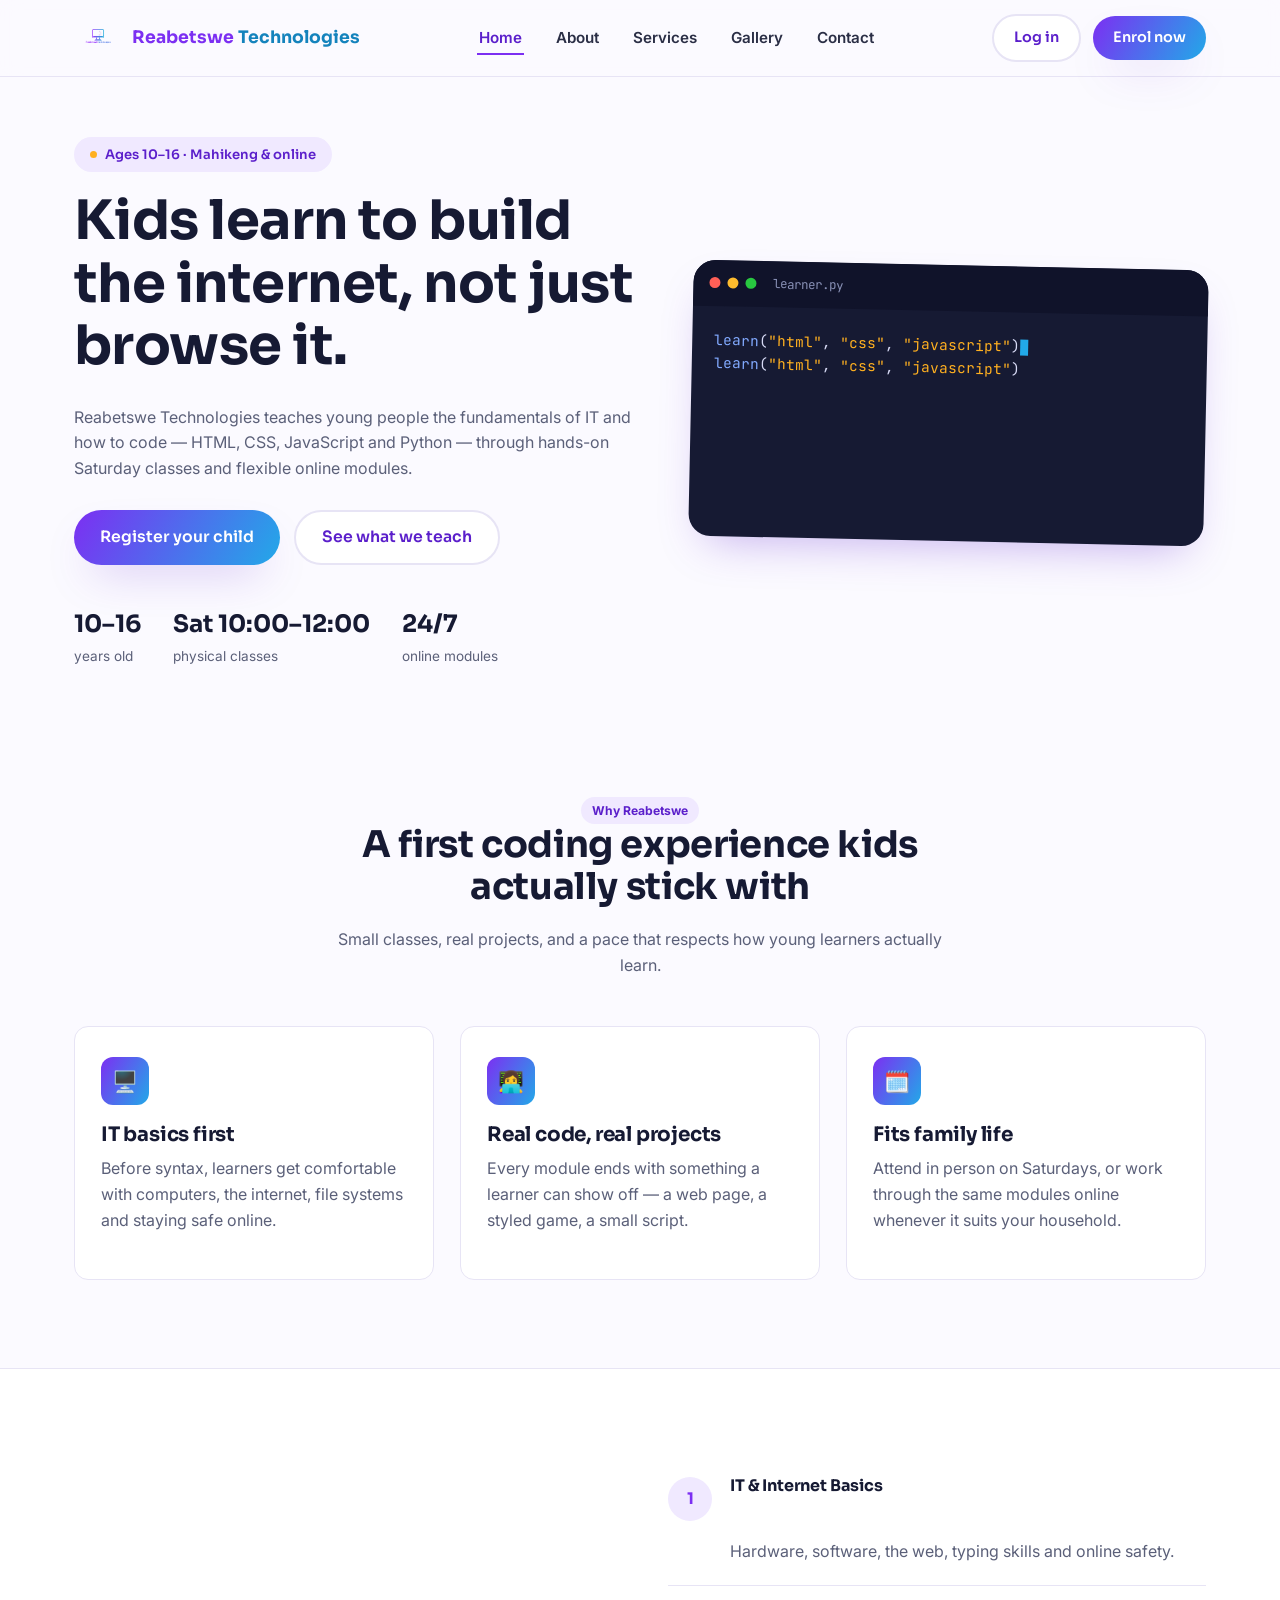
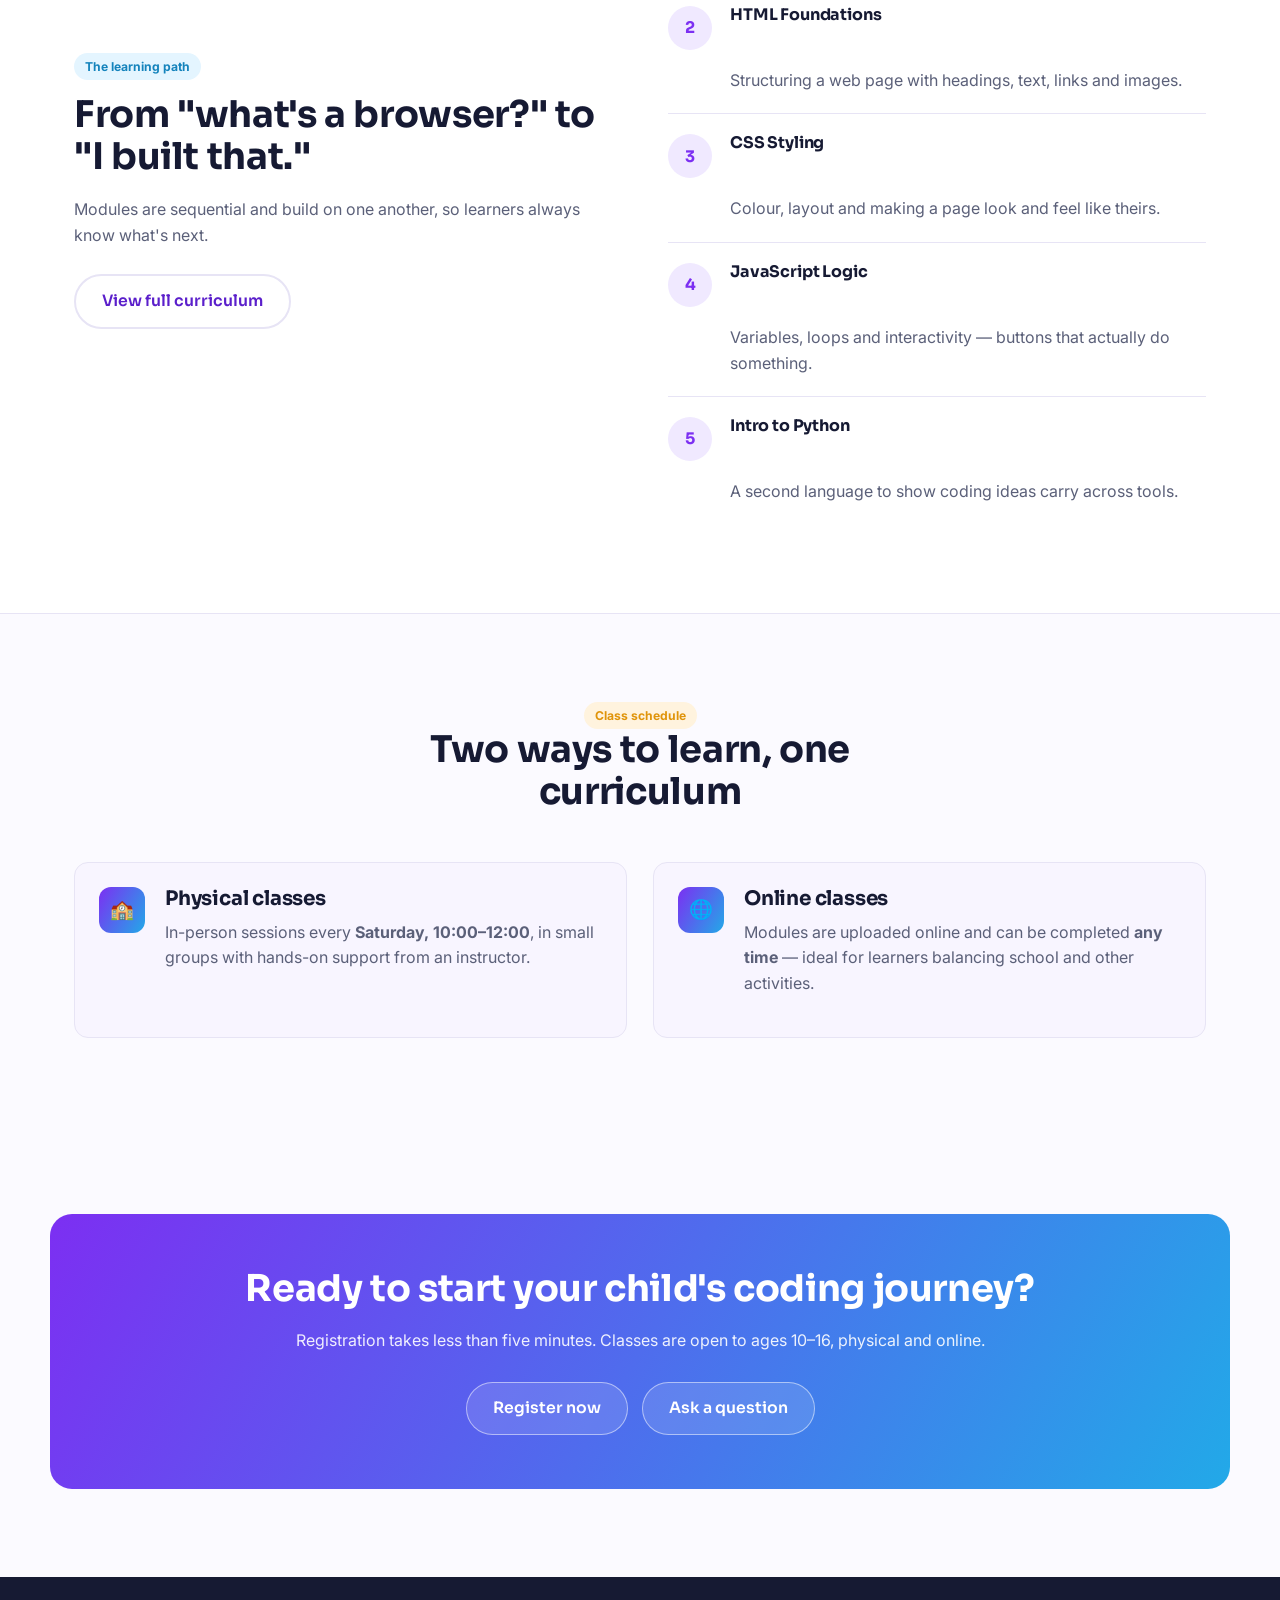
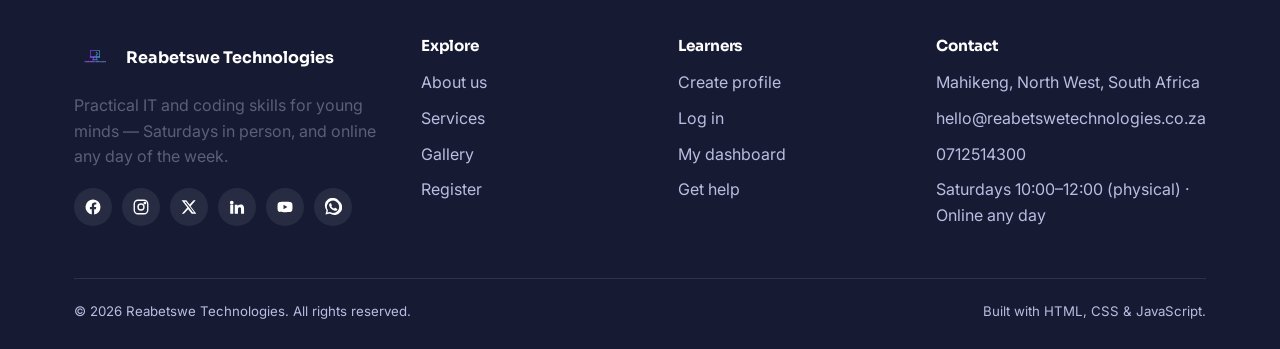
<file: index.html>
<!doctype html>
<html lang="en">
<head>
<meta charset="UTF-8">
<meta name="viewport" content="width=device-width, initial-scale=1.0">
<title>Reabetswe Technologies — Coding &amp; IT Classes for Kids 10–16</title>
<meta name="description" content="Reabetswe Technologies teaches kids aged 10–16 IT basics and coding — HTML, CSS, JavaScript and Python. Saturday classes in person, and online any day.">
<link rel="icon" href="assets/gallery/Reabetswe Technologies logo.png" type="image/png">
<link rel="preconnect" href="https://fonts.googleapis.com">
<link href="https://fonts.googleapis.com/css2?family=Sora:wght@600;700;800&family=Inter:wght@400;500;600;700&family=JetBrains+Mono:wght@400;500&display=swap" rel="stylesheet">
<link rel="stylesheet" href="css/style.css">
</head>
<body>

<a class="skip-link" href="#main">Skip to content</a>
<header class="site-header">
  <nav class="nav">
    <a href="index.html" class="brand">
      <img src="assets/gallery/Reabetswe Technologies logo.png" alt="Reabetswe Technologies logo">
      <span><span class="b-violet">Reabetswe</span> <span class="b-sky">Technologies</span></span>
    </a>
    <button class="nav-toggle" aria-label="Toggle menu" aria-expanded="false"><span></span><span></span><span></span></button>
    <ul class="nav-links">
      <li><a href="index.html" aria-current="page">Home</a></li>
      <li><a href="about.html">About</a></li>
      <li><a href="services.html">Services</a></li>
      <li><a href="gallery.html">Gallery</a></li>
      <li><a href="contact.html">Contact</a></li>
    </ul>
    <div class="nav-cta" data-auth-slot>
      <a href="profile.html" class="btn btn-secondary">Log in</a>
      <a href="register.html" class="btn btn-primary">Enrol now</a>
    </div>
  </nav>
</header>

<main id="main">

  <section class="hero">
    <div class="container">
      <div>
        <span class="eyebrow-pill"><span class="dot"></span> Ages 10–16 · Mahikeng &amp; online</span>
        <h1>Kids learn to build the internet, not just browse it.</h1>
        <p>Reabetswe Technologies teaches young people the fundamentals of IT and how to code — HTML, CSS, JavaScript and Python — through hands-on Saturday classes and flexible online modules.</p>
        <div class="hero-actions">
          <a href="register.html" class="btn btn-primary">Register your child</a>
          <a href="services.html" class="btn btn-secondary">See what we teach</a>
        </div>
        <div class="hero-stats">
          <div><strong>10–16</strong><span>years old</span></div>
          <div><strong>Sat 10:00–12:00</strong><span>physical classes</span></div>
          <div><strong>24/7</strong><span>online modules</span></div>
        </div>
      </div>
      <div class="terminal-card">
        <div class="terminal-bar"><span></span><span></span><span></span><em>learner.py</em></div>
        <div class="terminal-body" data-typewriter aria-hidden="true"></div>
      </div>
    </div>
  </section>

  <section>
    <div class="container">
      <div class="section-head">
        <span class="badge badge-violet">Why Reabetswe</span>
        <h2>A first coding experience kids actually stick with</h2>
        <p>Small classes, real projects, and a pace that respects how young learners actually learn.</p>
      </div>
      <div class="grid-3">
        <div class="card">
          <div class="card-icon">🖥️</div>
          <h3>IT basics first</h3>
          <p>Before syntax, learners get comfortable with computers, the internet, file systems and staying safe online.</p>
        </div>
        <div class="card">
          <div class="card-icon">👩‍💻</div>
          <h3>Real code, real projects</h3>
          <p>Every module ends with something a learner can show off — a web page, a styled game, a small script.</p>
        </div>
        <div class="card">
          <div class="card-icon">🗓️</div>
          <h3>Fits family life</h3>
          <p>Attend in person on Saturdays, or work through the same modules online whenever it suits your household.</p>
        </div>
      </div>
    </div>
  </section>

  <section style="background:var(--surface); border-top:1px solid var(--line); border-bottom:1px solid var(--line);">
    <div class="container two-col">
      <div>
        <span class="badge badge-blue">The learning path</span>
        <h2 style="margin-top:14px;">From "what's a browser?" to "I built that."</h2>
        <p>Modules are sequential and build on one another, so learners always know what's next.</p>
        <a href="services.html" class="btn btn-secondary" style="margin-top:10px;">View full curriculum</a>
      </div>
      <ol class="path-list">
        <li><h4>IT &amp; Internet Basics</h4><p>Hardware, software, the web, typing skills and online safety.</p></li>
        <li><h4>HTML Foundations</h4><p>Structuring a web page with headings, text, links and images.</p></li>
        <li><h4>CSS Styling</h4><p>Colour, layout and making a page look and feel like theirs.</p></li>
        <li><h4>JavaScript Logic</h4><p>Variables, loops and interactivity — buttons that actually do something.</p></li>
        <li><h4>Intro to Python</h4><p>A second language to show coding ideas carry across tools.</p></li>
      </ol>
    </div>
  </section>

  <section>
    <div class="container">
      <div class="section-head">
        <span class="badge">Class schedule</span>
        <h2>Two ways to learn, one curriculum</h2>
      </div>
      <div class="grid-2">
        <div class="schedule-card">
          <div class="icon">🏫</div>
          <div>
            <h3>Physical classes</h3>
            <p>In-person sessions every <strong>Saturday, 10:00–12:00</strong>, in small groups with hands-on support from an instructor.</p>
          </div>
        </div>
        <div class="schedule-card">
          <div class="icon">🌐</div>
          <div>
            <h3>Online classes</h3>
            <p>Modules are uploaded online and can be completed <strong>any time</strong> — ideal for learners balancing school and other activities.</p>
          </div>
        </div>
      </div>
    </div>
  </section>

  <section>
    <div class="container cta-band">
      <h2>Ready to start your child's coding journey?</h2>
      <p>Registration takes less than five minutes. Classes are open to ages 10–16, physical and online.</p>
      <div class="hero-actions" style="justify-content:center;">
        <a href="register.html" class="btn btn-ghost-light">Register now</a>
        <a href="contact.html" class="btn btn-ghost-light">Ask a question</a>
      </div>
    </div>
  </section>

</main>

<footer class="site-footer">
  <div class="container">
    <div class="footer-grid">
      <div>
        <div class="footer-brand"><a href="index.html" aria-label="Reabetswe Technologies home"><img src="assets/gallery/Reabetswe Technologies logo.png" alt=""></a><span>Reabetswe Technologies</span></div>
        <p>Practical IT and coding skills for young minds — Saturdays in person, and online any day of the week.</p>
        <div class="social-row">
          <a href="https://facebook.com/reabetswetechnologies" aria-label="Facebook" target="_blank" rel="noopener"><svg width="18" height="18" viewBox="0 0 24 24" fill="currentColor"><path d="M22 12a10 10 0 1 0-11.6 9.9v-7H7.9V12h2.5V9.8c0-2.5 1.5-3.9 3.8-3.9 1.1 0 2.2.2 2.2.2v2.5h-1.3c-1.2 0-1.6.8-1.6 1.6V12h2.8l-.4 2.9h-2.4v7A10 10 0 0 0 22 12"/></svg></a>
          <a href="https://instagram.com/reabetswetechnologies" aria-label="Instagram" target="_blank" rel="noopener"><svg width="18" height="18" viewBox="0 0 24 24" fill="none" stroke="currentColor" stroke-width="1.8"><rect x="3" y="3" width="18" height="18" rx="5"/><circle cx="12" cy="12" r="4"/><circle cx="17.2" cy="6.8" r="1"/></svg></a>
          <a href="https://twitter.com/reabetswetech" aria-label="X (Twitter)" target="_blank" rel="noopener"><svg width="16" height="16" viewBox="0 0 24 24" fill="currentColor"><path d="M18.9 2H22l-7.6 8.7L23 22h-6.9l-5.4-6.7L4.4 22H1.3l8.2-9.3L1 2h7l4.9 6.1L18.9 2Zm-1.2 18h1.9L7.3 4H5.3l12.4 16Z"/></svg></a>
          <a href="https://linkedin.com/company/reabetswetechnologies" aria-label="LinkedIn" target="_blank" rel="noopener"><svg width="18" height="18" viewBox="0 0 24 24" fill="currentColor"><path d="M4.98 3.5a2.5 2.5 0 1 1 0 5 2.5 2.5 0 0 1 0-5ZM3 9h4v12H3zM9 9h3.8v1.7h.05c.53-.96 1.83-1.97 3.77-1.97 4.03 0 4.78 2.5 4.78 5.75V21h-4v-5.7c0-1.36-.02-3.1-1.9-3.1-1.9 0-2.2 1.47-2.2 3v5.8H9z"/></svg></a>
          <a href="https://youtube.com/@reabetswetechnologies" aria-label="YouTube" target="_blank" rel="noopener"><svg width="18" height="18" viewBox="0 0 24 24" fill="currentColor"><path d="M22 12s0-3.2-.4-4.7c-.24-.86-.93-1.53-1.8-1.77C18.3 5 12 5 12 5s-6.3 0-7.8.53c-.87.24-1.56.9-1.8 1.77C2 8.8 2 12 2 12s0 3.2.4 4.7c.24.86.93 1.5 1.8 1.75C5.7 19 12 19 12 19s6.3 0 7.8-.55c.87-.24 1.56-.9 1.8-1.75.4-1.5.4-4.7.4-4.7ZM10 15V9l5.2 3-5.2 3Z"/></svg></a>
          <a href="https://wa.me/27000000000" aria-label="WhatsApp" target="_blank" rel="noopener"><svg width="18" height="18" viewBox="0 0 24 24" fill="currentColor"><path d="M20 3.9A10 10 0 0 0 3.3 16.4L2 22l5.8-1.3A10 10 0 1 0 20 3.9Zm-8 16a8.1 8.1 0 0 1-4.1-1.1l-.3-.2-3 .7.7-2.9-.2-.3A8.2 8.2 0 1 1 12 19.9Zm4.5-6.1c-.2-.1-1.4-.7-1.6-.8s-.4-.1-.5.1-.6.8-.7.9-.3.2-.5.1a6.6 6.6 0 0 1-3.3-2.9c-.2-.4.2-.4.6-1.2.1-.1 0-.3 0-.4L9.4 7.3c-.2-.4-.4-.4-.5-.4h-.5c-.2 0-.5.1-.7.3a2.9 2.9 0 0 0-.9 2.2c0 1.3.9 2.6 1.1 2.8.1.2 2 3 4.7 4.2.7.3 1.2.5 1.6.6.7.2 1.3.2 1.7.1.5-.1 1.4-.6 1.6-1.1s.2-1 .1-1.1-.2-.2-.4-.3Z"/></svg></a>
        </div>
      </div>
      <div>
        <h4>Explore</h4>
        <ul>
          <li><a href="about.html">About us</a></li>
          <li><a href="services.html">Services</a></li>
          <li><a href="gallery.html">Gallery</a></li>
          <li><a href="register.html">Register</a></li>
        </ul>
      </div>
      <div>
        <h4>Learners</h4>
        <ul>
          <li><a href="profile.html">Create profile</a></li>
          <li><a href="profile.html">Log in</a></li>
          <li><a href="dashboard.html">My dashboard</a></li>
          <li><a href="contact.html">Get help</a></li>
        </ul>
      </div>
      <div>
        <h4>Contact</h4>
        <ul>
          <li>Mahikeng, North West, South Africa</li>
          <li><a href="mailto:hello@reabetswetechnologies.co.za">hello@reabetswetechnologies.co.za</a></li>
          <li><a href="tel:0712514300">0712514300</a></li>
          <li>Saturdays 10:00–12:00 (physical) · Online any day</li>
        </ul>
      </div>
    </div>
    <div class="footer-bottom">
      <span>© <span data-year></span> Reabetswe Technologies. All rights reserved.</span>
      <span>Built with HTML, CSS &amp; JavaScript.</span>
    </div>
  </div>
</footer>

<script src="js/main.js"></script>
<script src="js/auth.js"></script>
</body>
</html>
</file>
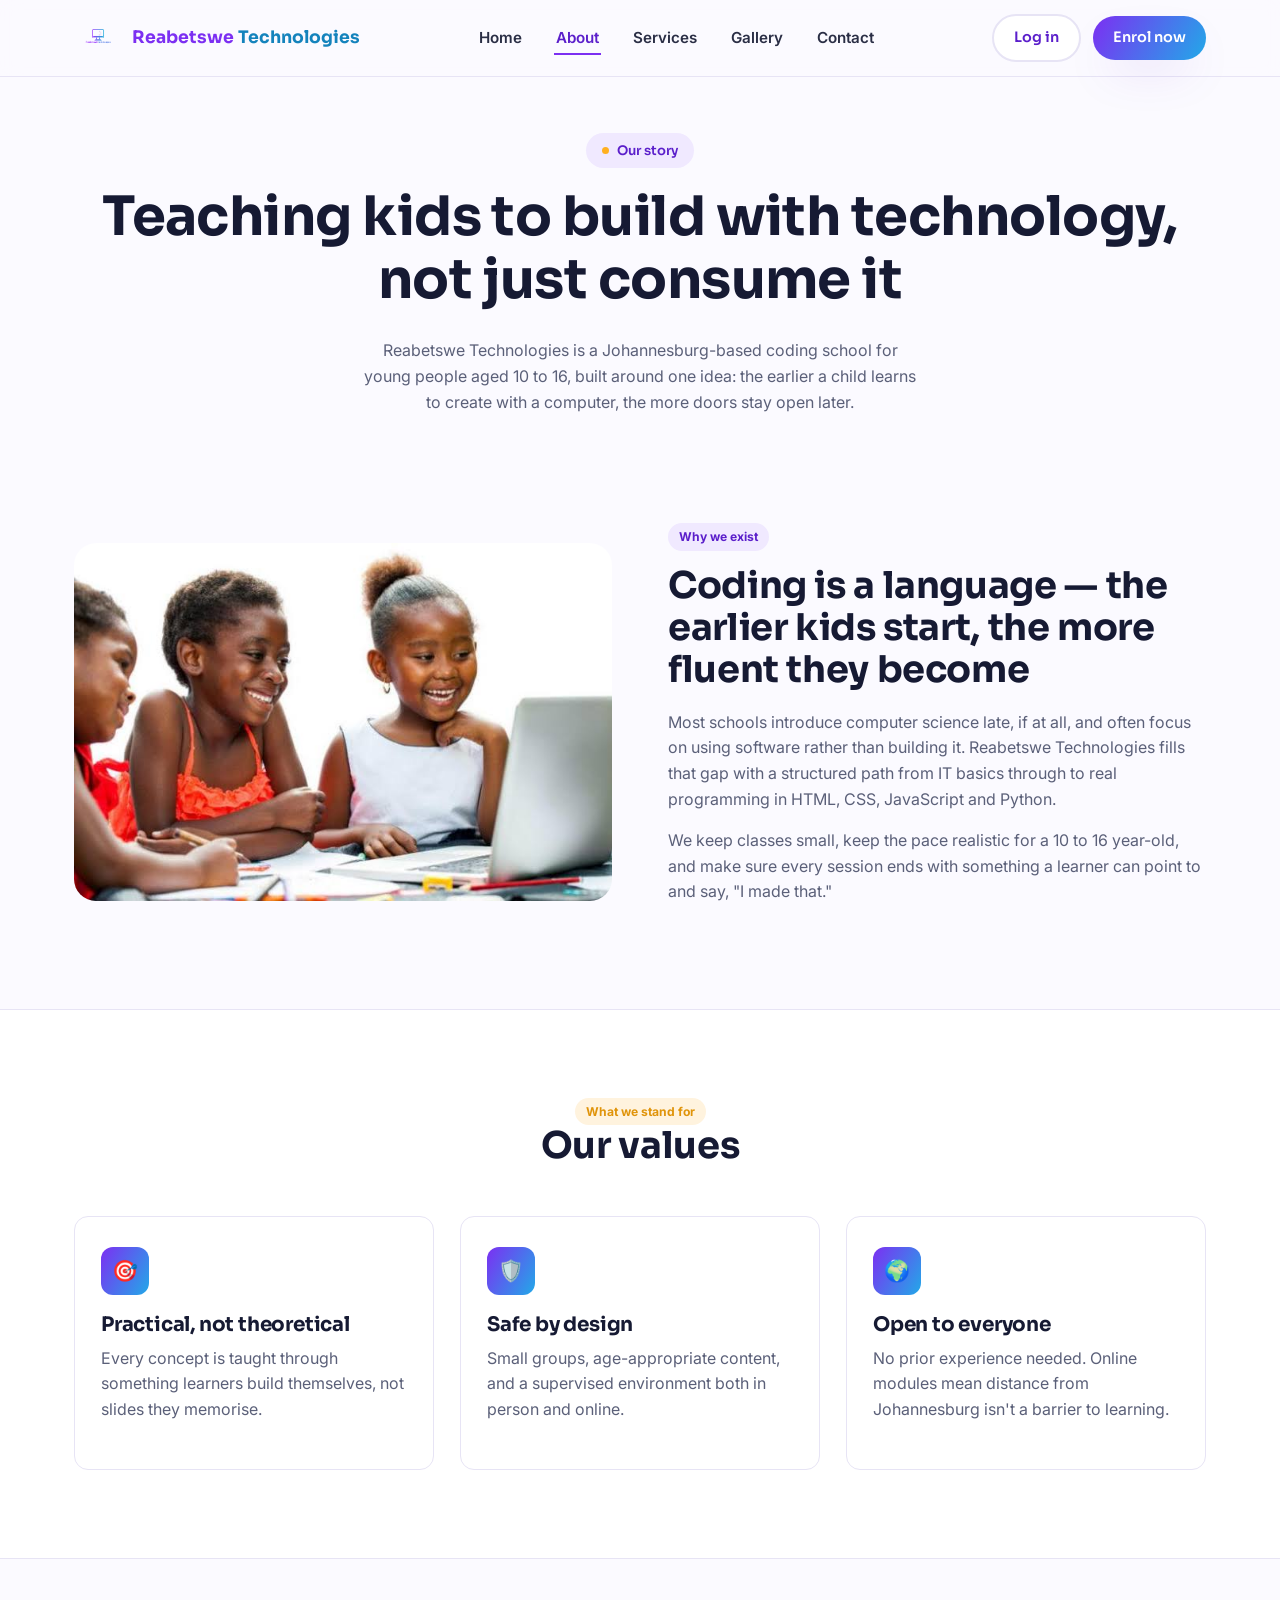
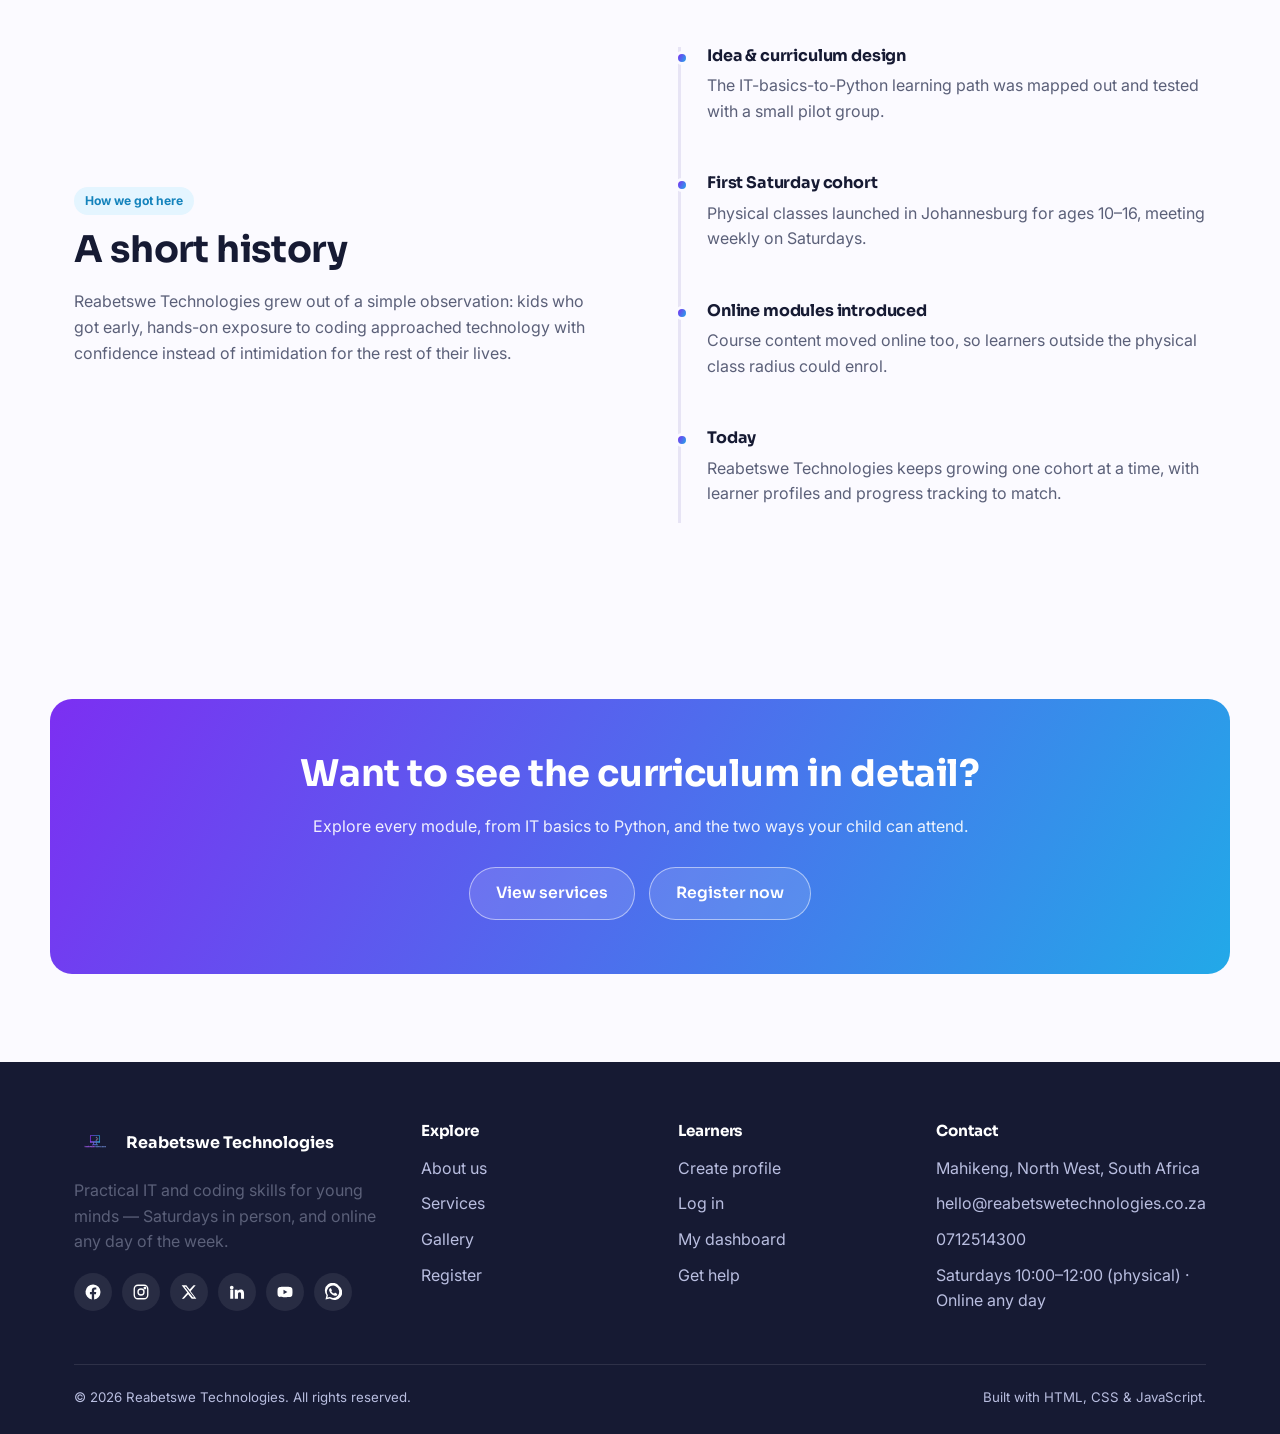
<file: about.html>
<!doctype html>
<html lang="en">
<head>
<meta charset="UTF-8">
<meta name="viewport" content="width=device-width, initial-scale=1.0">
<title>About Us — Reabetswe Technologies</title>
<meta name="description" content="Learn about Reabetswe Technologies, a Johannesburg-based IT and coding school for kids aged 10 to 16.">
<link rel="icon" href="assets/gallery/Reabetswe Technologies logo.png" type="image/png">
<link rel="preconnect" href="https://fonts.googleapis.com">
<link href="https://fonts.googleapis.com/css2?family=Sora:wght@600;700;800&family=Inter:wght@400;500;600;700&family=JetBrains+Mono:wght@400;500&display=swap" rel="stylesheet">
<link rel="stylesheet" href="css/style.css">
</head>
<body>

<a class="skip-link" href="#main">Skip to content</a>
<header class="site-header">
  <nav class="nav">
    <a href="index.html" class="brand">
      <img src="assets/gallery/Reabetswe Technologies logo.png" alt="Reabetswe Technologies logo">
      <span><span class="b-violet">Reabetswe</span> <span class="b-sky">Technologies</span></span>
    </a>
    <button class="nav-toggle" aria-label="Toggle menu" aria-expanded="false"><span></span><span></span><span></span></button>
    <ul class="nav-links">
      <li><a href="index.html">Home</a></li>
      <li><a href="about.html" aria-current="page">About</a></li>
      <li><a href="services.html">Services</a></li>
      <li><a href="gallery.html">Gallery</a></li>
      <li><a href="contact.html">Contact</a></li>
    </ul>
    <div class="nav-cta" data-auth-slot>
      <a href="profile.html" class="btn btn-secondary">Log in</a>
      <a href="register.html" class="btn btn-primary">Enrol now</a>
    </div>
  
  </nav>
</header>

<main id="main">

<section class="page-hero">
  <div class="container">
    <span class="eyebrow-pill"><span class="dot"></span> Our story</span>
    <h1>Teaching kids to build with technology, not just consume it</h1>
    <p>Reabetswe Technologies is a Johannesburg-based coding school for young people aged 10 to 16, built around one idea: the earlier a child learns to create with a computer, the more doors stay open later.</p>
  </div>
</section>

<section>
  <div class="container two-col">
    <div>
      <img src="assets/gallery/Computer kids 4.jpg" alt="Children learning coding together on a laptop" style="border-radius:22px;">
    </div>
    <div>
      <span class="badge badge-violet">Why we exist</span>
      <h2 style="margin-top:14px;">Coding is a language — the earlier kids start, the more fluent they become</h2>
      <p>Most schools introduce computer science late, if at all, and often focus on using software rather than building it. Reabetswe Technologies fills that gap with a structured path from IT basics through to real programming in HTML, CSS, JavaScript and Python.</p>
      <p>We keep classes small, keep the pace realistic for a 10 to 16 year-old, and make sure every session ends with something a learner can point to and say, "I made that."</p>
    </div>
  </div>
</section>

<section style="background:var(--surface); border-top:1px solid var(--line); border-bottom:1px solid var(--line);">
  <div class="container">
    <div class="section-head">
      <span class="badge">What we stand for</span>
      <h2>Our values</h2>
    </div>
    <div class="grid-3">
      <div class="card">
        <div class="card-icon">🎯</div>
        <h3>Practical, not theoretical</h3>
        <p>Every concept is taught through something learners build themselves, not slides they memorise.</p>
      </div>
      <div class="card">
        <div class="card-icon">🛡️</div>
        <h3>Safe by design</h3>
        <p>Small groups, age-appropriate content, and a supervised environment both in person and online.</p>
      </div>
      <div class="card">
        <div class="card-icon">🌍</div>
        <h3>Open to everyone</h3>
        <p>No prior experience needed. Online modules mean distance from Johannesburg isn't a barrier to learning.</p>
      </div>
    </div>
  </div>
</section>

<section>
  <div class="container two-col">
    <div>
      <span class="badge badge-blue">How we got here</span>
      <h2 style="margin-top:14px;">A short history</h2>
      <p>Reabetswe Technologies grew out of a simple observation: kids who got early, hands-on exposure to coding approached technology with confidence instead of intimidation for the rest of their lives.</p>
    </div>
    <div class="timeline">
      <div class="timeline-item">
        <h4>Idea &amp; curriculum design</h4>
        <p>The IT-basics-to-Python learning path was mapped out and tested with a small pilot group.</p>
      </div>
      <div class="timeline-item">
        <h4>First Saturday cohort</h4>
        <p>Physical classes launched in Johannesburg for ages 10–16, meeting weekly on Saturdays.</p>
      </div>
      <div class="timeline-item">
        <h4>Online modules introduced</h4>
        <p>Course content moved online too, so learners outside the physical class radius could enrol.</p>
      </div>
      <div class="timeline-item">
        <h4>Today</h4>
        <p>Reabetswe Technologies keeps growing one cohort at a time, with learner profiles and progress tracking to match.</p>
      </div>
    </div>
  </div>
</section>

<section>
  <div class="container cta-band">
    <h2>Want to see the curriculum in detail?</h2>
    <p>Explore every module, from IT basics to Python, and the two ways your child can attend.</p>
    <div class="hero-actions" style="justify-content:center;">
      <a href="services.html" class="btn btn-ghost-light">View services</a>
      <a href="register.html" class="btn btn-ghost-light">Register now</a>
    </div>
  </div>
</section>

</main>

<footer class="site-footer">
  <div class="container">
    <div class="footer-grid">
      <div>
        <div class="footer-brand"><a href="index.html" aria-label="Reabetswe Technologies home"><img src="assets/gallery/Reabetswe Technologies logo.png" alt=""></a><span>Reabetswe Technologies</span></div>
        <p>Practical IT and coding skills for young minds — Saturdays in person, and online any day of the week.</p>
        <div class="social-row">
          <a href="https://facebook.com/reabetswetechnologies" aria-label="Facebook" target="_blank" rel="noopener"><svg width="18" height="18" viewBox="0 0 24 24" fill="currentColor"><path d="M22 12a10 10 0 1 0-11.6 9.9v-7H7.9V12h2.5V9.8c0-2.5 1.5-3.9 3.8-3.9 1.1 0 2.2.2 2.2.2v2.5h-1.3c-1.2 0-1.6.8-1.6 1.6V12h2.8l-.4 2.9h-2.4v7A10 10 0 0 0 22 12"/></svg></a>
          <a href="https://instagram.com/reabetswetechnologies" aria-label="Instagram" target="_blank" rel="noopener"><svg width="18" height="18" viewBox="0 0 24 24" fill="none" stroke="currentColor" stroke-width="1.8"><rect x="3" y="3" width="18" height="18" rx="5"/><circle cx="12" cy="12" r="4"/><circle cx="17.2" cy="6.8" r="1"/></svg></a>
          <a href="https://twitter.com/reabetswetech" aria-label="X (Twitter)" target="_blank" rel="noopener"><svg width="16" height="16" viewBox="0 0 24 24" fill="currentColor"><path d="M18.9 2H22l-7.6 8.7L23 22h-6.9l-5.4-6.7L4.4 22H1.3l8.2-9.3L1 2h7l4.9 6.1L18.9 2Zm-1.2 18h1.9L7.3 4H5.3l12.4 16Z"/></svg></a>
          <a href="https://linkedin.com/company/reabetswetechnologies" aria-label="LinkedIn" target="_blank" rel="noopener"><svg width="18" height="18" viewBox="0 0 24 24" fill="currentColor"><path d="M4.98 3.5a2.5 2.5 0 1 1 0 5 2.5 2.5 0 0 1 0-5ZM3 9h4v12H3zM9 9h3.8v1.7h.05c.53-.96 1.83-1.97 3.77-1.97 4.03 0 4.78 2.5 4.78 5.75V21h-4v-5.7c0-1.36-.02-3.1-1.9-3.1-1.9 0-2.2 1.47-2.2 3v5.8H9z"/></svg></a>
          <a href="https://youtube.com/@reabetswetechnologies" aria-label="YouTube" target="_blank" rel="noopener"><svg width="18" height="18" viewBox="0 0 24 24" fill="currentColor"><path d="M22 12s0-3.2-.4-4.7c-.24-.86-.93-1.53-1.8-1.77C18.3 5 12 5 12 5s-6.3 0-7.8.53c-.87.24-1.56.9-1.8 1.77C2 8.8 2 12 2 12s0 3.2.4 4.7c.24.86.93 1.5 1.8 1.75C5.7 19 12 19 12 19s6.3 0 7.8-.55c.87-.24 1.56-.9 1.8-1.75.4-1.5.4-4.7.4-4.7ZM10 15V9l5.2 3-5.2 3Z"/></svg></a>
          <a href="https://wa.me/27000000000" aria-label="WhatsApp" target="_blank" rel="noopener"><svg width="18" height="18" viewBox="0 0 24 24" fill="currentColor"><path d="M20 3.9A10 10 0 0 0 3.3 16.4L2 22l5.8-1.3A10 10 0 1 0 20 3.9Zm-8 16a8.1 8.1 0 0 1-4.1-1.1l-.3-.2-3 .7.7-2.9-.2-.3A8.2 8.2 0 1 1 12 19.9Zm4.5-6.1c-.2-.1-1.4-.7-1.6-.8s-.4-.1-.5.1-.6.8-.7.9-.3.2-.5.1a6.6 6.6 0 0 1-3.3-2.9c-.2-.4.2-.4.6-1.2.1-.1 0-.3 0-.4L9.4 7.3c-.2-.4-.4-.4-.5-.4h-.5c-.2 0-.5.1-.7.3a2.9 2.9 0 0 0-.9 2.2c0 1.3.9 2.6 1.1 2.8.1.2 2 3 4.7 4.2.7.3 1.2.5 1.6.6.7.2 1.3.2 1.7.1.5-.1 1.4-.6 1.6-1.1s.2-1 .1-1.1-.2-.2-.4-.3Z"/></svg></a>
        </div>
      </div>
      <div>
        <h4>Explore</h4>
        <ul>
          <li><a href="about.html">About us</a></li>
          <li><a href="services.html">Services</a></li>
          <li><a href="gallery.html">Gallery</a></li>
          <li><a href="register.html">Register</a></li>
        </ul>
      </div>
      <div>
        <h4>Learners</h4>
        <ul>
          <li><a href="profile.html">Create profile</a></li>
          <li><a href="profile.html">Log in</a></li>
          <li><a href="dashboard.html">My dashboard</a></li>
          <li><a href="contact.html">Get help</a></li>
        </ul>
      </div>
      <div>
        <h4>Contact</h4>
        <ul>
          <li>Mahikeng, North West, South Africa</li>
          <li><a href="mailto:hello@reabetswetechnologies.co.za">hello@reabetswetechnologies.co.za</a></li>
          <li><a href="tel:0712514300">0712514300</a></li>
          <li>Saturdays 10:00–12:00 (physical) · Online any day</li>
        </ul>
      </div>
    </div>
    <div class="footer-bottom">
      <span>© <span data-year></span> Reabetswe Technologies. All rights reserved.</span>
      <span>Built with HTML, CSS &amp; JavaScript.</span>
    </div>
  </div>
</footer>

<script src="js/main.js"></script>
<script src="js/auth.js"></script>
</body>
</html>
</file>
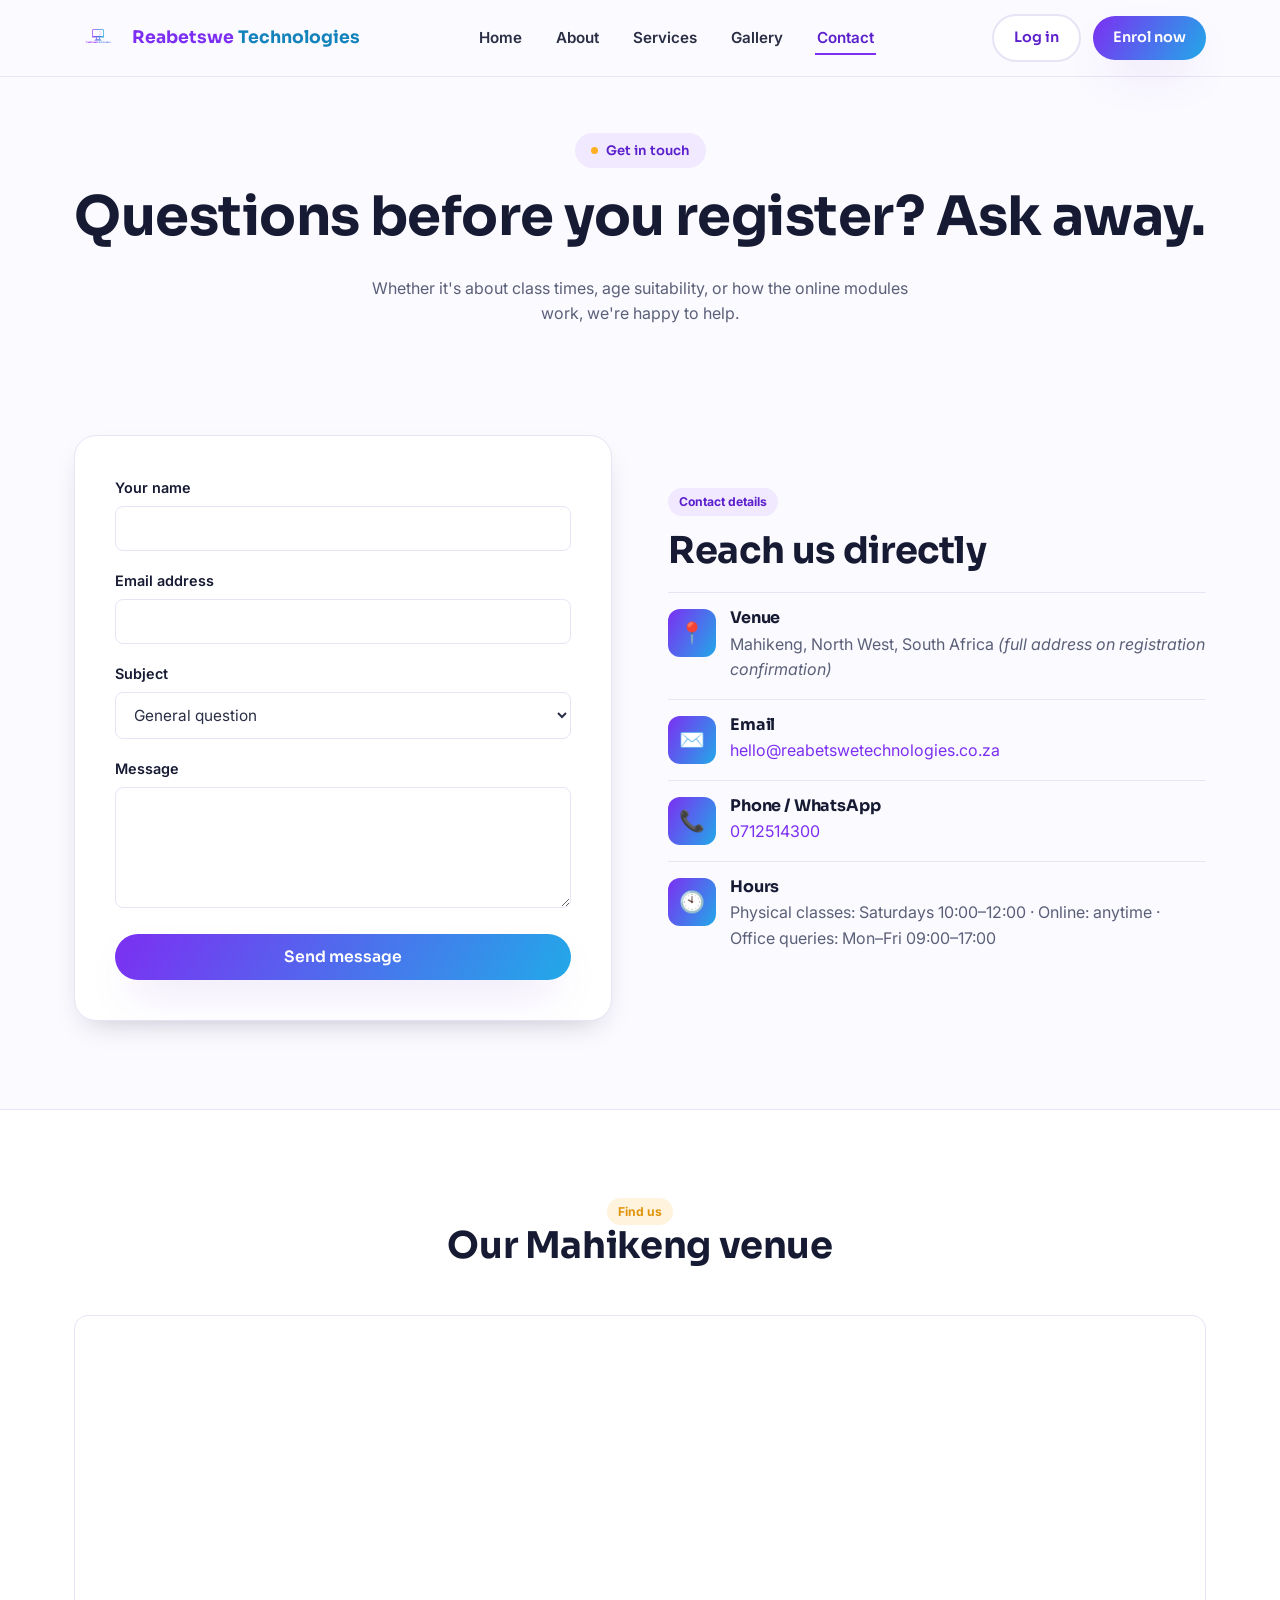
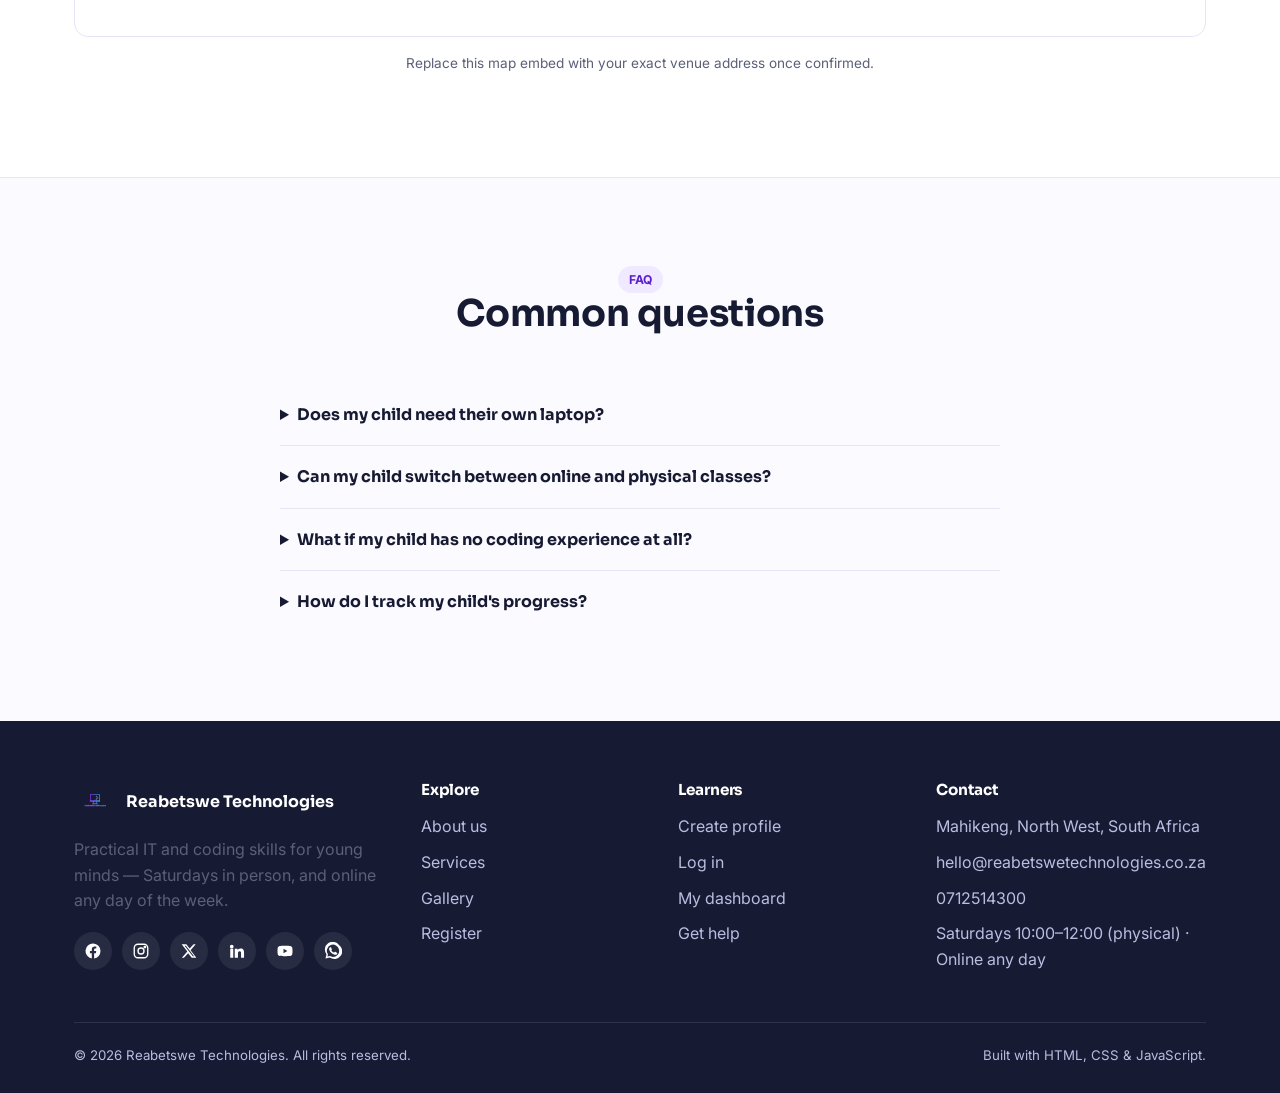
<file: contact.html>
<!doctype html>
<html lang="en">
<head>
<meta charset="UTF-8">
<meta name="viewport" content="width=device-width, initial-scale=1.0">
<title>Contact Us — Reabetswe Technologies</title>
<meta name="description" content="Get in touch with Reabetswe Technologies for questions about coding classes for kids aged 10 to 16.">
<link rel="icon" href="assets/gallery/Reabetswe Technologies logo.png" type="image/png">
<link rel="preconnect" href="https://fonts.googleapis.com">
<link href="https://fonts.googleapis.com/css2?family=Sora:wght@600;700;800&family=Inter:wght@400;500;600;700&family=JetBrains+Mono:wght@400;500&display=swap" rel="stylesheet">
<link rel="stylesheet" href="css/style.css">
</head>
<body>

<a class="skip-link" href="#main">Skip to content</a>
<header class="site-header">
  <nav class="nav">
    <a href="index.html" class="brand">
      <img src="assets/gallery/Reabetswe Technologies logo.png" alt="Reabetswe Technologies logo">
      <span><span class="b-violet">Reabetswe</span> <span class="b-sky">Technologies</span></span>
    </a>
    <button class="nav-toggle" aria-label="Toggle menu" aria-expanded="false"><span></span><span></span><span></span></button>
    <ul class="nav-links">
      <li><a href="index.html">Home</a></li>
      <li><a href="about.html">About</a></li>
      <li><a href="services.html">Services</a></li>
      <li><a href="gallery.html">Gallery</a></li>
      <li><a href="contact.html" aria-current="page">Contact</a></li>
    </ul>
    <div class="nav-cta" data-auth-slot>
      <a href="profile.html" class="btn btn-secondary">Log in</a>
      <a href="register.html" class="btn btn-primary">Enrol now</a>
    </div>
  
  </nav>
</header>

<main id="main">

<section class="page-hero">
  <div class="container">
    <span class="eyebrow-pill"><span class="dot"></span> Get in touch</span>
    <h1>Questions before you register? Ask away.</h1>
    <p>Whether it's about class times, age suitability, or how the online modules work, we're happy to help.</p>
  </div>
</section>

<section>
  <div class="container two-col">
    <div class="form-card">
      <div class="form-success" id="contact-success">Thanks for reaching out — we'll reply within 1–2 business working days.</div>
      <form data-validate data-onvalid="handleContact" id="contact-form">
        <div class="field" data-required data-error="Please enter your name.">
          <label for="name">Your name</label>
          <input type="text" id="name" name="name">
          <div class="error"></div>
        </div>
        <div class="field" data-required data-error="Please enter a valid email address.">
          <label for="email">Email address</label>
          <input type="email" id="email" name="email">
          <div class="error"></div>
        </div>
        <div class="field">
          <label for="subject">Subject</label>
          <select id="subject" name="subject">
            <option>General question</option>
            <option>Registration help</option>
            <option>Class schedule</option>
            <option>Technical support</option>
            <option>Something else</option>
          </select>
        </div>
        <div class="field" data-required data-error="Please add a short message.">
          <label for="message">Message</label>
          <textarea id="message" name="message" rows="5"></textarea>
          <div class="error"></div>
        </div>
        <button type="submit" class="btn btn-primary btn-block">Send message</button>
      </form>
    </div>

    <div>
      <span class="badge badge-violet">Contact details</span>
      <h2 style="margin-top:14px;">Reach us directly</h2>
      <div class="path-list" style="margin-top:20px;">
        <div style="display:grid;grid-template-columns:44px 1fr;gap:18px;padding:16px 0;border-top:1px solid var(--line);">
          <div class="card-icon" style="margin:0;">📍</div>
          <div><h4 style="margin:0 0 4px;font-family:var(--font-head);color:var(--navy);">Venue</h4><p style="margin:0;">Mahikeng, North West, South Africa <em>(full address on registration confirmation)</em></p></div>
        </div>
        <div style="display:grid;grid-template-columns:44px 1fr;gap:18px;padding:16px 0;border-top:1px solid var(--line);">
          <div class="card-icon" style="margin:0;">✉️</div>
          <div><h4 style="margin:0 0 4px;font-family:var(--font-head);color:var(--navy);">Email</h4><p style="margin:0;"><a href="mailto:hello@reabetswetechnologies.co.za">hello@reabetswetechnologies.co.za</a></p></div>
        </div>
        <div style="display:grid;grid-template-columns:44px 1fr;gap:18px;padding:16px 0;border-top:1px solid var(--line);">
          <div class="card-icon" style="margin:0;">📞</div>
          <div><h4 style="margin:0 0 4px;font-family:var(--font-head);color:var(--navy);">Phone / WhatsApp</h4><p style="margin:0;"><a href="tel:0712514300">0712514300</a></p></div>
        </div>
        <div style="display:grid;grid-template-columns:44px 1fr;gap:18px;padding:16px 0;border-top:1px solid var(--line);">
          <div class="card-icon" style="margin:0;">🕙</div>
          <div><h4 style="margin:0 0 4px;font-family:var(--font-head);color:var(--navy);">Hours</h4><p style="margin:0;">Physical classes: Saturdays 10:00–12:00 · Online: anytime · Office queries: Mon–Fri 09:00–17:00</p></div>
        </div>
      </div>
    </div>
  </div>
</section>

<section style="background:var(--surface); border-top:1px solid var(--line); border-bottom:1px solid var(--line);">
  <div class="container">
    <div class="section-head">
      <span class="badge">Find us</span>
      <h2>Our Mahikeng venue</h2>
    </div>
    <div class="map-embed">
      <iframe src="https://www.google.com/maps?q=Mahikeng,North+West,South+Africa&output=embed" loading="lazy" title="Map showing Mahikeng, North West, South Africa" referrerpolicy="no-referrer-when-downgrade"></iframe>
    </div>
    <p style="text-align:center;margin-top:16px;font-size:0.85rem;">Replace this map embed with your exact venue address once confirmed.</p>
  </div>
</section>

<section>
  <div class="container">
    <div class="section-head">
      <span class="badge badge-violet">FAQ</span>
      <h2>Common questions</h2>
    </div>
    <div style="max-width:720px;margin:0 auto;">
      <details style="padding:18px 0;border-bottom:1px solid var(--line);">
        <summary style="cursor:pointer;font-family:var(--font-head);font-weight:700;color:var(--navy);">Does my child need their own laptop?</summary>
        <p style="margin-top:10px;">A limited number of laptops are available for physical Saturday classes; for online modules, any laptop or desktop with internet access works.</p>
      </details>
      <details style="padding:18px 0;border-bottom:1px solid var(--line);">
        <summary style="cursor:pointer;font-family:var(--font-head);font-weight:700;color:var(--navy);">Can my child switch between online and physical classes?</summary>
        <p style="margin-top:10px;">Yes. Both formats follow the same curriculum, so learners can move between them as their schedule changes.</p>
      </details>
      <details style="padding:18px 0;border-bottom:1px solid var(--line);">
        <summary style="cursor:pointer;font-family:var(--font-head);font-weight:700;color:var(--navy);">What if my child has no coding experience at all?</summary>
        <p style="margin-top:10px;">That's the norm, not the exception. The programme starts with IT basics before any coding is introduced.</p>
      </details>
      <details style="padding:18px 0;">
        <summary style="cursor:pointer;font-family:var(--font-head);font-weight:700;color:var(--navy);">How do I track my child's progress?</summary>
        <p style="margin-top:10px;">Once registered, your child can create a learner profile and log in to see module progress on their personal dashboard.</p>
      </details>
    </div>
  </div>
</section>

</main>

<footer class="site-footer">
  <div class="container">
    <div class="footer-grid">
      <div>
        <div class="footer-brand"><a href="index.html" aria-label="Reabetswe Technologies home"><img src="assets/gallery/Reabetswe Technologies logo.png" alt=""></a><span>Reabetswe Technologies</span></div>
        <p>Practical IT and coding skills for young minds — Saturdays in person, and online any day of the week.</p>
        <div class="social-row">
          <a href="https://facebook.com/reabetswetechnologies" aria-label="Facebook" target="_blank" rel="noopener"><svg width="18" height="18" viewBox="0 0 24 24" fill="currentColor"><path d="M22 12a10 10 0 1 0-11.6 9.9v-7H7.9V12h2.5V9.8c0-2.5 1.5-3.9 3.8-3.9 1.1 0 2.2.2 2.2.2v2.5h-1.3c-1.2 0-1.6.8-1.6 1.6V12h2.8l-.4 2.9h-2.4v7A10 10 0 0 0 22 12"/></svg></a>
          <a href="https://instagram.com/reabetswetechnologies" aria-label="Instagram" target="_blank" rel="noopener"><svg width="18" height="18" viewBox="0 0 24 24" fill="none" stroke="currentColor" stroke-width="1.8"><rect x="3" y="3" width="18" height="18" rx="5"/><circle cx="12" cy="12" r="4"/><circle cx="17.2" cy="6.8" r="1"/></svg></a>
          <a href="https://twitter.com/reabetswetech" aria-label="X (Twitter)" target="_blank" rel="noopener"><svg width="16" height="16" viewBox="0 0 24 24" fill="currentColor"><path d="M18.9 2H22l-7.6 8.7L23 22h-6.9l-5.4-6.7L4.4 22H1.3l8.2-9.3L1 2h7l4.9 6.1L18.9 2Zm-1.2 18h1.9L7.3 4H5.3l12.4 16Z"/></svg></a>
          <a href="https://linkedin.com/company/reabetswetechnologies" aria-label="LinkedIn" target="_blank" rel="noopener"><svg width="18" height="18" viewBox="0 0 24 24" fill="currentColor"><path d="M4.98 3.5a2.5 2.5 0 1 1 0 5 2.5 2.5 0 0 1 0-5ZM3 9h4v12H3zM9 9h3.8v1.7h.05c.53-.96 1.83-1.97 3.77-1.97 4.03 0 4.78 2.5 4.78 5.75V21h-4v-5.7c0-1.36-.02-3.1-1.9-3.1-1.9 0-2.2 1.47-2.2 3v5.8H9z"/></svg></a>
          <a href="https://youtube.com/@reabetswetechnologies" aria-label="YouTube" target="_blank" rel="noopener"><svg width="18" height="18" viewBox="0 0 24 24" fill="currentColor"><path d="M22 12s0-3.2-.4-4.7c-.24-.86-.93-1.53-1.8-1.77C18.3 5 12 5 12 5s-6.3 0-7.8.53c-.87.24-1.56.9-1.8 1.77C2 8.8 2 12 2 12s0 3.2.4 4.7c.24.86.93 1.5 1.8 1.75C5.7 19 12 19 12 19s6.3 0 7.8-.55c.87-.24 1.56-.9 1.8-1.75.4-1.5.4-4.7.4-4.7ZM10 15V9l5.2 3-5.2 3Z"/></svg></a>
          <a href="https://wa.me/27000000000" aria-label="WhatsApp" target="_blank" rel="noopener"><svg width="18" height="18" viewBox="0 0 24 24" fill="currentColor"><path d="M20 3.9A10 10 0 0 0 3.3 16.4L2 22l5.8-1.3A10 10 0 1 0 20 3.9Zm-8 16a8.1 8.1 0 0 1-4.1-1.1l-.3-.2-3 .7.7-2.9-.2-.3A8.2 8.2 0 1 1 12 19.9Zm4.5-6.1c-.2-.1-1.4-.7-1.6-.8s-.4-.1-.5.1-.6.8-.7.9-.3.2-.5.1a6.6 6.6 0 0 1-3.3-2.9c-.2-.4.2-.4.6-1.2.1-.1 0-.3 0-.4L9.4 7.3c-.2-.4-.4-.4-.5-.4h-.5c-.2 0-.5.1-.7.3a2.9 2.9 0 0 0-.9 2.2c0 1.3.9 2.6 1.1 2.8.1.2 2 3 4.7 4.2.7.3 1.2.5 1.6.6.7.2 1.3.2 1.7.1.5-.1 1.4-.6 1.6-1.1s.2-1 .1-1.1-.2-.2-.4-.3Z"/></svg></a>
        </div>
      </div>
      <div>
        <h4>Explore</h4>
        <ul>
          <li><a href="about.html">About us</a></li>
          <li><a href="services.html">Services</a></li>
          <li><a href="gallery.html">Gallery</a></li>
          <li><a href="register.html">Register</a></li>
        </ul>
      </div>
      <div>
        <h4>Learners</h4>
        <ul>
          <li><a href="profile.html">Create profile</a></li>
          <li><a href="profile.html">Log in</a></li>
          <li><a href="dashboard.html">My dashboard</a></li>
          <li><a href="contact.html">Get help</a></li>
        </ul>
      </div>
      <div>
        <h4>Contact</h4>
        <ul>
          <li>Mahikeng, North West, South Africa</li>
          <li><a href="mailto:hello@reabetswetechnologies.co.za">hello@reabetswetechnologies.co.za</a></li>
          <li><a href="tel:0712514300">0712514300</a></li>
          <li>Saturdays 10:00–12:00 (physical) · Online any day</li>
        </ul>
      </div>
    </div>
    <div class="footer-bottom">
      <span>© <span data-year></span> Reabetswe Technologies. All rights reserved.</span>
      <span>Built with HTML, CSS &amp; JavaScript.</span>
    </div>
  </div>
</footer>

<script src="js/main.js"></script>
<script src="js/auth.js"></script>
</body>
</html>
</file>
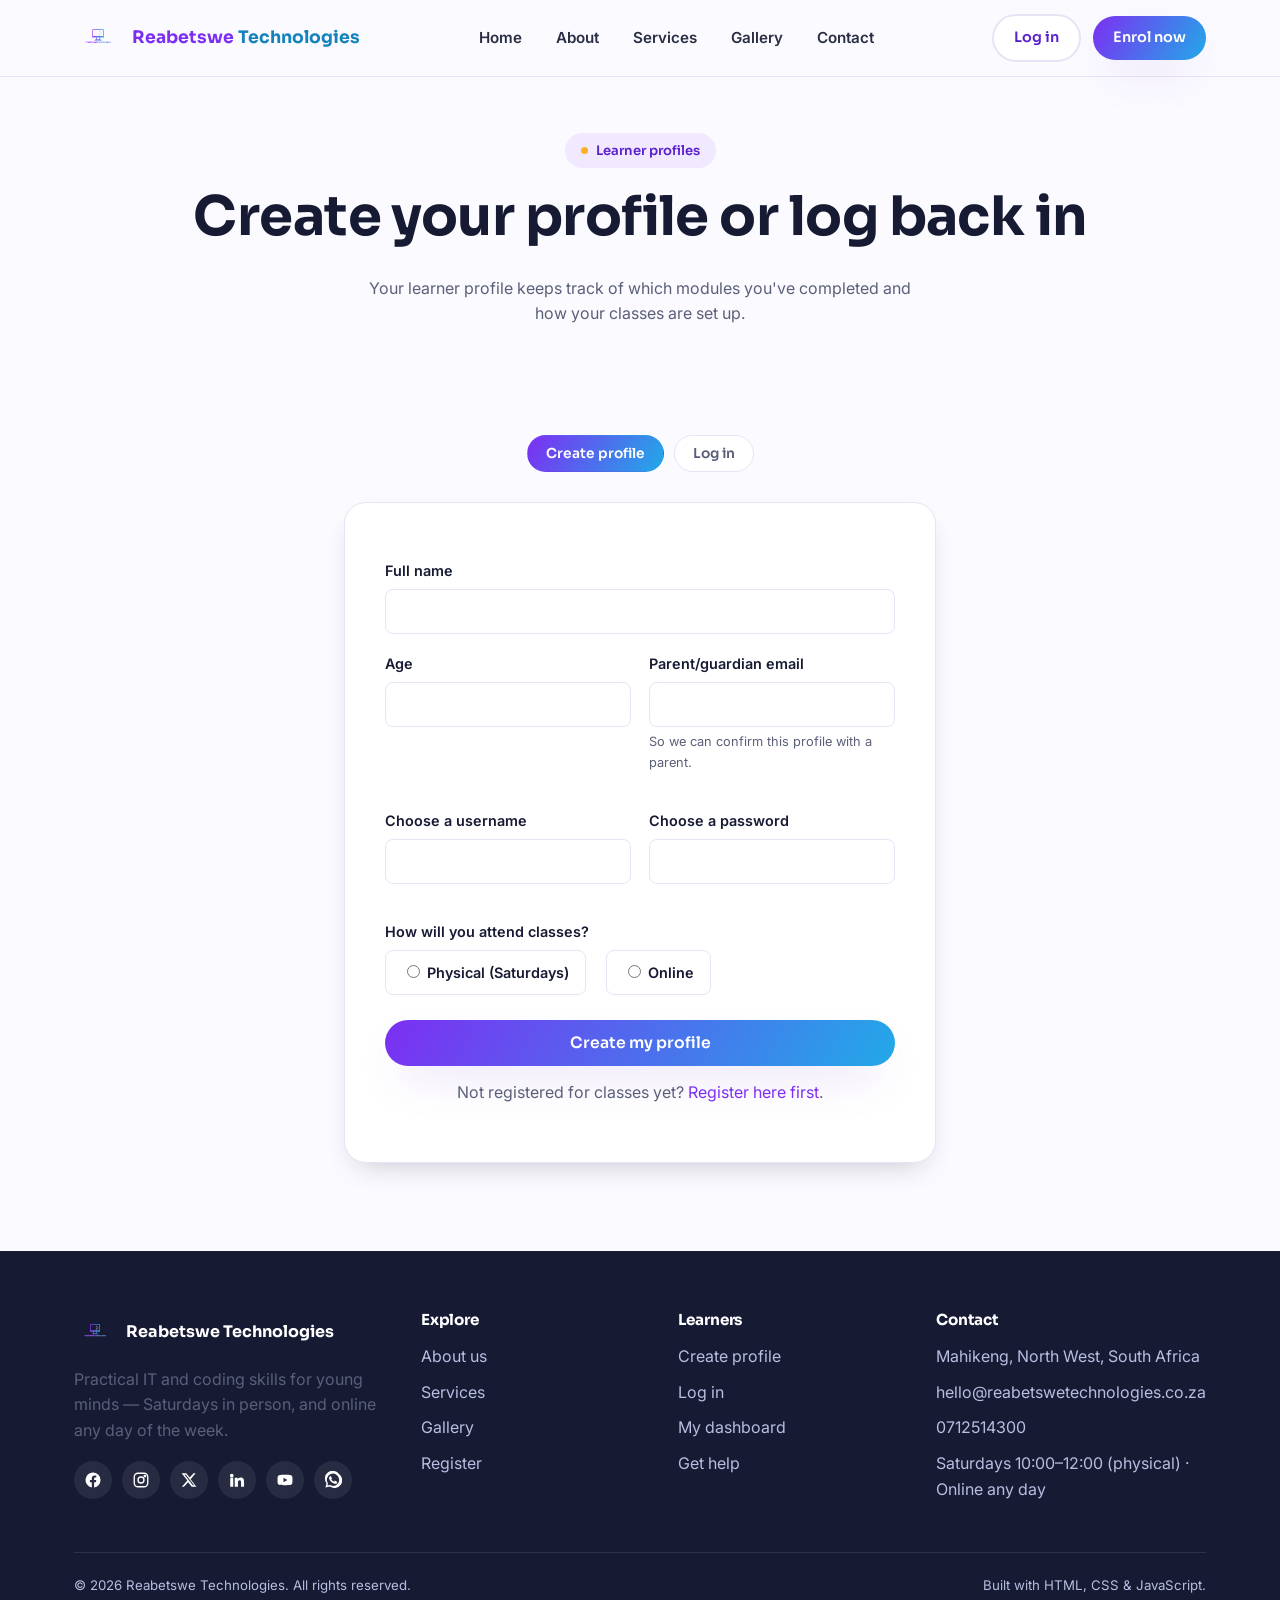
<file: dashboard.html>
<!doctype html>
<html lang="en">
<head>
<meta charset="UTF-8">
<meta name="viewport" content="width=device-width, initial-scale=1.0">
<title>My Dashboard — Reabetswe Technologies</title>
<meta name="description" content="Track your coding progress at Reabetswe Technologies.">
<link rel="icon" href="assets/gallery/Reabetswe Technologies logo.png" type="image/png">
<link rel="preconnect" href="https://fonts.googleapis.com">
<link href="https://fonts.googleapis.com/css2?family=Sora:wght@600;700;800&family=Inter:wght@400;500;600;700&family=JetBrains+Mono:wght@400;500&display=swap" rel="stylesheet">
<link rel="stylesheet" href="css/style.css">
</head>
<body>

<a class="skip-link" href="#main">Skip to content</a>
<header class="site-header">
  <nav class="nav">
    <a href="index.html" class="brand">
      <img src="assets/gallery/Reabetswe Technologies logo.png" alt="Reabetswe Technologies logo">
      <span><span class="b-violet">Reabetswe</span> <span class="b-sky">Technologies</span></span>
    </a>
    <button class="nav-toggle" aria-label="Toggle menu" aria-expanded="false"><span></span><span></span><span></span></button>
    <ul class="nav-links">
      <li><a href="index.html">Home</a></li>
      <li><a href="about.html">About</a></li>
      <li><a href="services.html">Services</a></li>
      <li><a href="gallery.html">Gallery</a></li>
      <li><a href="contact.html">Contact</a></li>
    </ul>
    <div class="nav-cta" data-auth-slot>
      <a href="profile.html" class="btn btn-secondary">Log in</a>
      <a href="register.html" class="btn btn-primary">Enrol now</a>
    </div>
  
  </nav>
</header>

<main id="main">

<section style="padding:44px 0 0;">
  <div class="container" data-dashboard>
    <div style="display:flex;align-items:center;gap:20px;flex-wrap:wrap;margin-bottom:34px;">
      <div class="avatar-ring"><span data-learner-initial style="font-family:var(--font-head);font-weight:800;font-size:2rem;color:var(--violet-deep);"></span></div>
      <div>
        <h1 style="margin-bottom:4px;">Hi, <span data-learner-name></span>!</h1>
        <p style="margin:0;">Age <span data-learner-age></span> · <span data-learner-format></span></p>
      </div>
      <button id="logout-btn" class="btn btn-secondary" style="margin-left:auto;">Log out</button>
    </div>

    <div class="dashboard-grid">
      <nav class="dash-nav">
        <button class="active" data-panel="panel-overview">Overview</button>
        <button data-panel="panel-modules">My modules</button>
        <button data-panel="panel-badges">Badges</button>
        <button data-panel="panel-account">Account</button>
      </nav>

      <div>
        <div class="dash-panel active" id="panel-overview">
          <div class="card" style="margin-bottom:20px;">
            <h3>Your progress</h3>
            <div id="module-progress"></div>
          </div>
          <div class="grid-2">
            <div class="card">
              <div class="card-icon">🗓️</div>
              <h3>Next physical class</h3>
              <p>Saturday, 10:00–12:00. Bring your login details if you want to save your work.</p>
            </div>
            <div class="card">
              <div class="card-icon">🌐</div>
              <h3>Online modules</h3>
              <p>Available any time — pick up wherever you left off.</p>
            </div>
          </div>
        </div>

        <div class="dash-panel" id="panel-modules">
          <div class="card">
            <h3>Mark your progress</h3>
            <p>Tell us how a module is going and we'll update your tracker. (In a full version, this updates automatically as lessons are completed.)</p>
            <div style="display:flex;flex-wrap:wrap;gap:10px;margin-top:14px;">
              <button class="btn btn-secondary" data-bump-module="IT & Internet Basics">+ IT Basics</button>
              <button class="btn btn-secondary" data-bump-module="HTML Foundations">+ HTML</button>
              <button class="btn btn-secondary" data-bump-module="CSS Styling">+ CSS</button>
              <button class="btn btn-secondary" data-bump-module="JavaScript Logic">+ JavaScript</button>
              <button class="btn btn-secondary" data-bump-module="Intro to Python">+ Python</button>
            </div>
          </div>
        </div>

        <div class="dash-panel" id="panel-badges">
          <div class="grid-3">
            <div class="card"><div class="card-icon">🏅</div><h3>First page built</h3><p>Awarded after completing HTML Foundations.</p></div>
            <div class="card"><div class="card-icon">🎨</div><h3>Style star</h3><p>Awarded after completing CSS Styling.</p></div>
            <div class="card"><div class="card-icon">⚡</div><h3>Logic builder</h3><p>Awarded after completing JavaScript Logic.</p></div>
          </div>
        </div>

        <div class="dash-panel" id="panel-account">
          <div class="card">
            <h3>Account details</h3>
            <p><strong>Age:</strong> <span data-learner-age></span></p>
            <p><strong>Class format:</strong> <span data-learner-format></span></p>
            <p>Need to update your details? <a href="contact.html">Contact us</a> and we'll help.</p>
          </div>
        </div>
      </div>
    </div>
  </div>
</section>

</main>

<footer class="site-footer">
  <div class="container">
    <div class="footer-grid">
      <div>
        <div class="footer-brand"><a href="index.html" aria-label="Reabetswe Technologies home"><img src="assets/gallery/Reabetswe Technologies logo.png" alt=""></a><span>Reabetswe Technologies</span></div>
        <p>Practical IT and coding skills for young minds — Saturdays in person, and online any day of the week.</p>
        <div class="social-row">
          <a href="https://facebook.com/reabetswetechnologies" aria-label="Facebook" target="_blank" rel="noopener"><svg width="18" height="18" viewBox="0 0 24 24" fill="currentColor"><path d="M22 12a10 10 0 1 0-11.6 9.9v-7H7.9V12h2.5V9.8c0-2.5 1.5-3.9 3.8-3.9 1.1 0 2.2.2 2.2.2v2.5h-1.3c-1.2 0-1.6.8-1.6 1.6V12h2.8l-.4 2.9h-2.4v7A10 10 0 0 0 22 12"/></svg></a>
          <a href="https://instagram.com/reabetswetechnologies" aria-label="Instagram" target="_blank" rel="noopener"><svg width="18" height="18" viewBox="0 0 24 24" fill="none" stroke="currentColor" stroke-width="1.8"><rect x="3" y="3" width="18" height="18" rx="5"/><circle cx="12" cy="12" r="4"/><circle cx="17.2" cy="6.8" r="1"/></svg></a>
          <a href="https://twitter.com/reabetswetech" aria-label="X (Twitter)" target="_blank" rel="noopener"><svg width="16" height="16" viewBox="0 0 24 24" fill="currentColor"><path d="M18.9 2H22l-7.6 8.7L23 22h-6.9l-5.4-6.7L4.4 22H1.3l8.2-9.3L1 2h7l4.9 6.1L18.9 2Zm-1.2 18h1.9L7.3 4H5.3l12.4 16Z"/></svg></a>
          <a href="https://linkedin.com/company/reabetswetechnologies" aria-label="LinkedIn" target="_blank" rel="noopener"><svg width="18" height="18" viewBox="0 0 24 24" fill="currentColor"><path d="M4.98 3.5a2.5 2.5 0 1 1 0 5 2.5 2.5 0 0 1 0-5ZM3 9h4v12H3zM9 9h3.8v1.7h.05c.53-.96 1.83-1.97 3.77-1.97 4.03 0 4.78 2.5 4.78 5.75V21h-4v-5.7c0-1.36-.02-3.1-1.9-3.1-1.9 0-2.2 1.47-2.2 3v5.8H9z"/></svg></a>
          <a href="https://youtube.com/@reabetswetechnologies" aria-label="YouTube" target="_blank" rel="noopener"><svg width="18" height="18" viewBox="0 0 24 24" fill="currentColor"><path d="M22 12s0-3.2-.4-4.7c-.24-.86-.93-1.53-1.8-1.77C18.3 5 12 5 12 5s-6.3 0-7.8.53c-.87.24-1.56.9-1.8 1.77C2 8.8 2 12 2 12s0 3.2.4 4.7c.24.86.93 1.5 1.8 1.75C5.7 19 12 19 12 19s6.3 0 7.8-.55c.87-.24 1.56-.9 1.8-1.75.4-1.5.4-4.7.4-4.7ZM10 15V9l5.2 3-5.2 3Z"/></svg></a>
          <a href="https://wa.me/27000000000" aria-label="WhatsApp" target="_blank" rel="noopener"><svg width="18" height="18" viewBox="0 0 24 24" fill="currentColor"><path d="M20 3.9A10 10 0 0 0 3.3 16.4L2 22l5.8-1.3A10 10 0 1 0 20 3.9Zm-8 16a8.1 8.1 0 0 1-4.1-1.1l-.3-.2-3 .7.7-2.9-.2-.3A8.2 8.2 0 1 1 12 19.9Zm4.5-6.1c-.2-.1-1.4-.7-1.6-.8s-.4-.1-.5.1-.6.8-.7.9-.3.2-.5.1a6.6 6.6 0 0 1-3.3-2.9c-.2-.4.2-.4.6-1.2.1-.1 0-.3 0-.4L9.4 7.3c-.2-.4-.4-.4-.5-.4h-.5c-.2 0-.5.1-.7.3a2.9 2.9 0 0 0-.9 2.2c0 1.3.9 2.6 1.1 2.8.1.2 2 3 4.7 4.2.7.3 1.2.5 1.6.6.7.2 1.3.2 1.7.1.5-.1 1.4-.6 1.6-1.1s.2-1 .1-1.1-.2-.2-.4-.3Z"/></svg></a>
        </div>
      </div>
      <div>
        <h4>Explore</h4>
        <ul>
          <li><a href="about.html">About us</a></li>
          <li><a href="services.html">Services</a></li>
          <li><a href="gallery.html">Gallery</a></li>
          <li><a href="register.html">Register</a></li>
        </ul>
      </div>
      <div>
        <h4>Learners</h4>
        <ul>
          <li><a href="profile.html">Create profile</a></li>
          <li><a href="profile.html">Log in</a></li>
          <li><a href="dashboard.html">My dashboard</a></li>
          <li><a href="contact.html">Get help</a></li>
        </ul>
      </div>
      <div>
        <h4>Contact</h4>
        <ul>
          <li>Mahikeng, North West, South Africa</li>
          <li><a href="mailto:hello@reabetswetechnologies.co.za">hello@reabetswetechnologies.co.za</a></li>
          <li><a href="tel:0712514300">0712514300</a></li>
          <li>Saturdays 10:00–12:00 (physical) · Online any day</li>
        </ul>
      </div>
    </div>
    <div class="footer-bottom">
      <span>© <span data-year></span> Reabetswe Technologies. All rights reserved.</span>
      <span>Built with HTML, CSS &amp; JavaScript.</span>
    </div>
  </div>
</footer>

<script src="js/main.js"></script>
<script src="js/auth.js"></script>
</body>
</html>
</file>
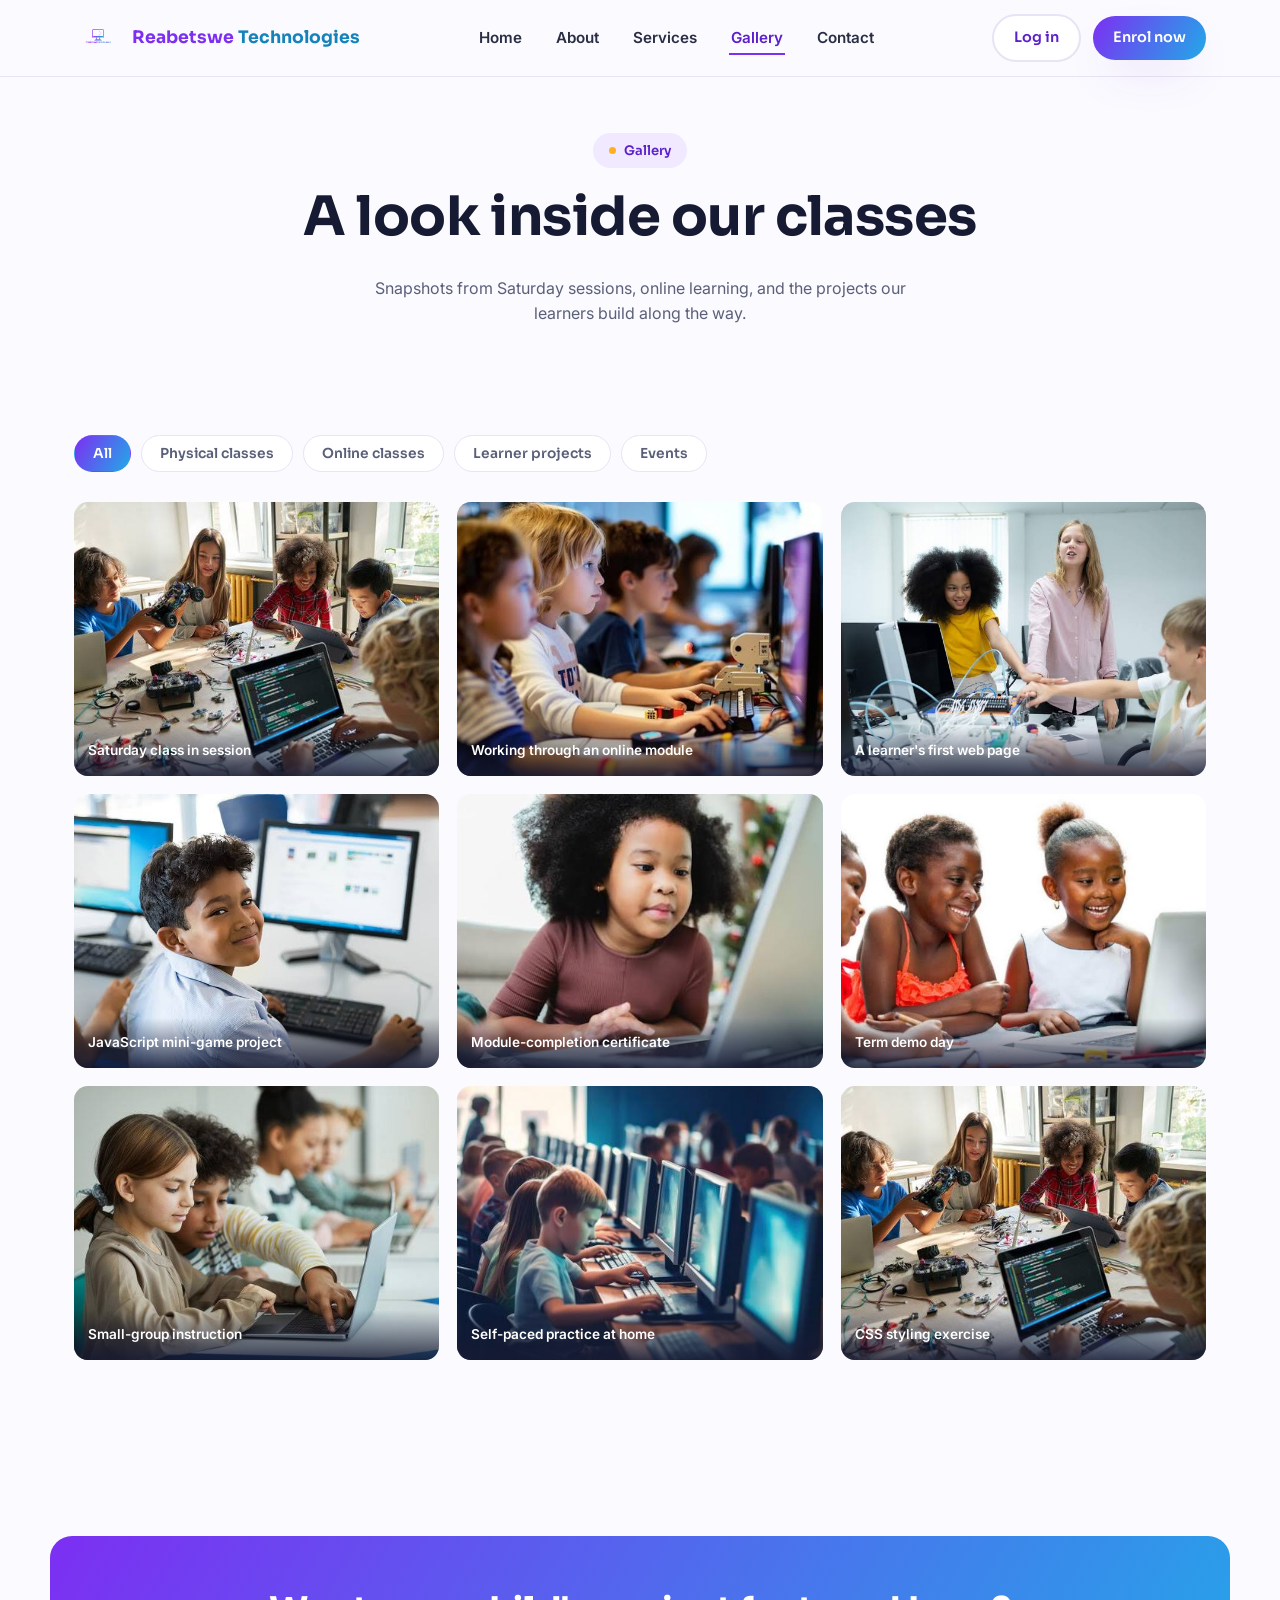
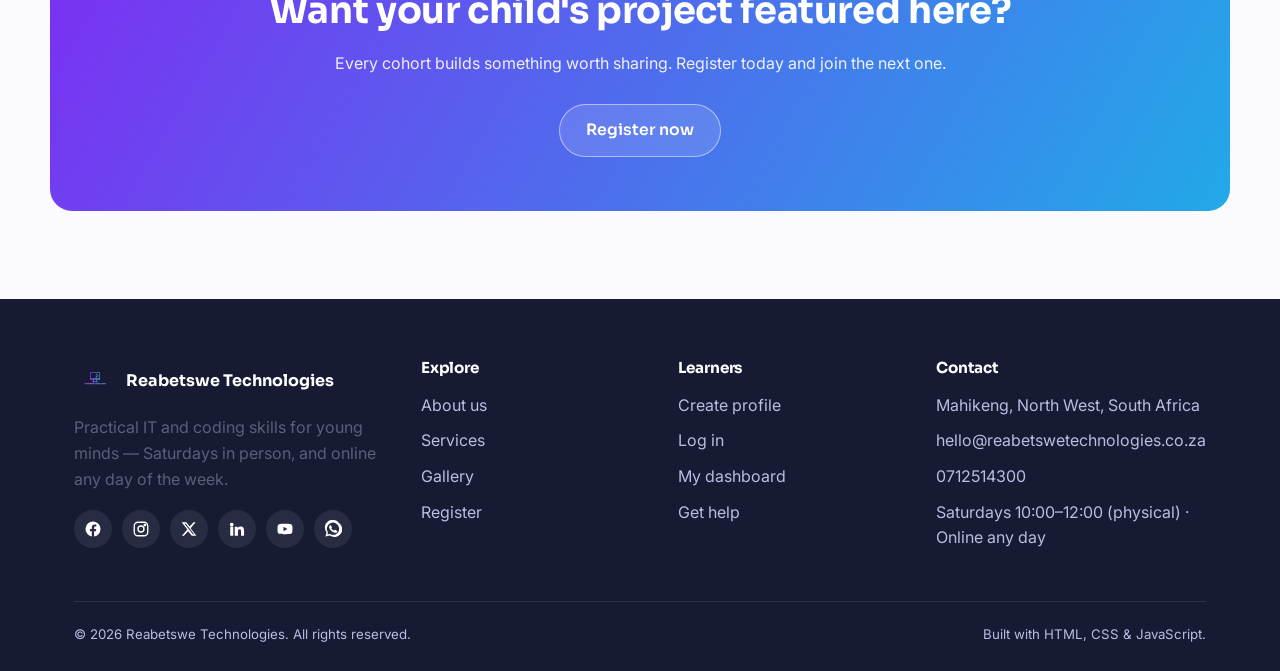
<file: gallery.html>
<!doctype html>
<html lang="en">
<head>
<meta charset="UTF-8">
<meta name="viewport" content="width=device-width, initial-scale=1.0">
<title>Gallery — Reabetswe Technologies</title>
<meta name="description" content="See photos and projects from Reabetswe Technologies coding classes for kids aged 10 to 16.">
<link rel="icon" href="assets/gallery/Reabetswe Technologies logo.png" type="image/png">
<link rel="preconnect" href="https://fonts.googleapis.com">
<link href="https://fonts.googleapis.com/css2?family=Sora:wght@600;700;800&family=Inter:wght@400;500;600;700&family=JetBrains+Mono:wght@400;500&display=swap" rel="stylesheet">
<link rel="stylesheet" href="css/style.css">
</head>
<body>

<a class="skip-link" href="#main">Skip to content</a>
<header class="site-header">
  <nav class="nav">
    <a href="index.html" class="brand">
      <img src="assets/gallery/Reabetswe Technologies logo.png" alt="Reabetswe Technologies logo">
      <span><span class="b-violet">Reabetswe</span> <span class="b-sky">Technologies</span></span>
    </a>
    <button class="nav-toggle" aria-label="Toggle menu" aria-expanded="false"><span></span><span></span><span></span></button>
    <ul class="nav-links">
      <li><a href="index.html">Home</a></li>
      <li><a href="about.html">About</a></li>
      <li><a href="services.html">Services</a></li>
      <li><a href="gallery.html" aria-current="page">Gallery</a></li>
      <li><a href="contact.html">Contact</a></li>
    </ul>
    <div class="nav-cta" data-auth-slot>
      <a href="profile.html" class="btn btn-secondary">Log in</a>
      <a href="register.html" class="btn btn-primary">Enrol now</a>
    </div>
  
  </nav>
</header>

<main id="main">

<section class="page-hero">
  <div class="container">
    <span class="eyebrow-pill"><span class="dot"></span> Gallery</span>
    <h1>A look inside our classes</h1>
    <p>Snapshots from Saturday sessions, online learning, and the projects our learners build along the way.</p>
  </div>
</section>

<section>
  <div class="container">
    <div class="gallery-filters">
      <button class="filter-btn active" data-filter="all">All</button>
      <button class="filter-btn" data-filter="physical">Physical classes</button>
      <button class="filter-btn" data-filter="online">Online classes</button>
      <button class="filter-btn" data-filter="projects">Learner projects</button>
      <button class="filter-btn" data-filter="events">Events</button>
    </div>
    <div class="gallery-grid">
      <div class="gallery-item show" data-category="physical">
        <img src="assets/gallery/Computer image 2.jpg" alt="Saturday class in session" loading="lazy">
        <div class="gallery-caption">Saturday class in session</div>
      </div>
      <div class="gallery-item show" data-category="online">
        <img src="assets/gallery/Computer kid 1.jpg" alt="Working through an online module" loading="lazy">
        <div class="gallery-caption">Working through an online module</div>
      </div>
      <div class="gallery-item show" data-category="projects">
        <img src="assets/gallery/Computer image 3.jpg" alt="A learner's first web page" loading="lazy">
        <div class="gallery-caption">A learner's first web page</div>
      </div>
      <div class="gallery-item show" data-category="projects">
        <img src="assets/gallery/Computer images 7.jpg" alt="JavaScript mini-game project" loading="lazy">
        <div class="gallery-caption">JavaScript mini-game project</div>
      </div>
      <div class="gallery-item show" data-category="events">
        <img src="assets/gallery/Computer images 8.jpg" alt="Module-completion certificate" loading="lazy">
        <div class="gallery-caption">Module-completion certificate</div>
      </div>
      <div class="gallery-item show" data-category="events">
        <img src="assets/gallery/Computer kids 4.jpg" alt="Term demo day" loading="lazy">
        <div class="gallery-caption">Term demo day</div>
      </div>
      <div class="gallery-item show" data-category="physical">
        <img src="assets/gallery/Computer image 5.jpg" alt="Small-group instruction" loading="lazy">
        <div class="gallery-caption">Small-group instruction</div>
      </div>
      <div class="gallery-item show" data-category="online">
        <img src="assets/gallery/Computer image 6.jpg" alt="Self-paced practice at home" loading="lazy">
        <div class="gallery-caption">Self-paced practice at home</div>
      </div>
      <div class="gallery-item show" data-category="projects">
        <img src="assets/gallery/Computer image 2.jpg" alt="CSS styling exercise" loading="lazy">
        <div class="gallery-caption">CSS styling exercise</div>
      </div>
    </div>
  </div>
</section>

<section>
  <div class="container cta-band">
    <h2>Want your child's project featured here?</h2>
    <p>Every cohort builds something worth sharing. Register today and join the next one.</p>
    <div class="hero-actions" style="justify-content:center;">
      <a href="register.html" class="btn btn-ghost-light">Register now</a>
    </div>
  </div>
</section>

</main>

<footer class="site-footer">
  <div class="container">
    <div class="footer-grid">
      <div>
        <div class="footer-brand"><a href="index.html" aria-label="Reabetswe Technologies home"><img src="assets/gallery/Reabetswe Technologies logo.png" alt=""></a><span>Reabetswe Technologies</span></div>
        <p>Practical IT and coding skills for young minds — Saturdays in person, and online any day of the week.</p>
        <div class="social-row">
          <a href="https://facebook.com/reabetswetechnologies" aria-label="Facebook" target="_blank" rel="noopener"><svg width="18" height="18" viewBox="0 0 24 24" fill="currentColor"><path d="M22 12a10 10 0 1 0-11.6 9.9v-7H7.9V12h2.5V9.8c0-2.5 1.5-3.9 3.8-3.9 1.1 0 2.2.2 2.2.2v2.5h-1.3c-1.2 0-1.6.8-1.6 1.6V12h2.8l-.4 2.9h-2.4v7A10 10 0 0 0 22 12"/></svg></a>
          <a href="https://instagram.com/reabetswetechnologies" aria-label="Instagram" target="_blank" rel="noopener"><svg width="18" height="18" viewBox="0 0 24 24" fill="none" stroke="currentColor" stroke-width="1.8"><rect x="3" y="3" width="18" height="18" rx="5"/><circle cx="12" cy="12" r="4"/><circle cx="17.2" cy="6.8" r="1"/></svg></a>
          <a href="https://twitter.com/reabetswetech" aria-label="X (Twitter)" target="_blank" rel="noopener"><svg width="16" height="16" viewBox="0 0 24 24" fill="currentColor"><path d="M18.9 2H22l-7.6 8.7L23 22h-6.9l-5.4-6.7L4.4 22H1.3l8.2-9.3L1 2h7l4.9 6.1L18.9 2Zm-1.2 18h1.9L7.3 4H5.3l12.4 16Z"/></svg></a>
          <a href="https://linkedin.com/company/reabetswetechnologies" aria-label="LinkedIn" target="_blank" rel="noopener"><svg width="18" height="18" viewBox="0 0 24 24" fill="currentColor"><path d="M4.98 3.5a2.5 2.5 0 1 1 0 5 2.5 2.5 0 0 1 0-5ZM3 9h4v12H3zM9 9h3.8v1.7h.05c.53-.96 1.83-1.97 3.77-1.97 4.03 0 4.78 2.5 4.78 5.75V21h-4v-5.7c0-1.36-.02-3.1-1.9-3.1-1.9 0-2.2 1.47-2.2 3v5.8H9z"/></svg></a>
          <a href="https://youtube.com/@reabetswetechnologies" aria-label="YouTube" target="_blank" rel="noopener"><svg width="18" height="18" viewBox="0 0 24 24" fill="currentColor"><path d="M22 12s0-3.2-.4-4.7c-.24-.86-.93-1.53-1.8-1.77C18.3 5 12 5 12 5s-6.3 0-7.8.53c-.87.24-1.56.9-1.8 1.77C2 8.8 2 12 2 12s0 3.2.4 4.7c.24.86.93 1.5 1.8 1.75C5.7 19 12 19 12 19s6.3 0 7.8-.55c.87-.24 1.56-.9 1.8-1.75.4-1.5.4-4.7.4-4.7ZM10 15V9l5.2 3-5.2 3Z"/></svg></a>
          <a href="https://wa.me/27000000000" aria-label="WhatsApp" target="_blank" rel="noopener"><svg width="18" height="18" viewBox="0 0 24 24" fill="currentColor"><path d="M20 3.9A10 10 0 0 0 3.3 16.4L2 22l5.8-1.3A10 10 0 1 0 20 3.9Zm-8 16a8.1 8.1 0 0 1-4.1-1.1l-.3-.2-3 .7.7-2.9-.2-.3A8.2 8.2 0 1 1 12 19.9Zm4.5-6.1c-.2-.1-1.4-.7-1.6-.8s-.4-.1-.5.1-.6.8-.7.9-.3.2-.5.1a6.6 6.6 0 0 1-3.3-2.9c-.2-.4.2-.4.6-1.2.1-.1 0-.3 0-.4L9.4 7.3c-.2-.4-.4-.4-.5-.4h-.5c-.2 0-.5.1-.7.3a2.9 2.9 0 0 0-.9 2.2c0 1.3.9 2.6 1.1 2.8.1.2 2 3 4.7 4.2.7.3 1.2.5 1.6.6.7.2 1.3.2 1.7.1.5-.1 1.4-.6 1.6-1.1s.2-1 .1-1.1-.2-.2-.4-.3Z"/></svg></a>
        </div>
      </div>
      <div>
        <h4>Explore</h4>
        <ul>
          <li><a href="about.html">About us</a></li>
          <li><a href="services.html">Services</a></li>
          <li><a href="gallery.html">Gallery</a></li>
          <li><a href="register.html">Register</a></li>
        </ul>
      </div>
      <div>
        <h4>Learners</h4>
        <ul>
          <li><a href="profile.html">Create profile</a></li>
          <li><a href="profile.html">Log in</a></li>
          <li><a href="dashboard.html">My dashboard</a></li>
          <li><a href="contact.html">Get help</a></li>
        </ul>
      </div>
      <div>
        <h4>Contact</h4>
        <ul>
          <li>Mahikeng, North West, South Africa</li>
          <li><a href="mailto:hello@reabetswetechnologies.co.za">hello@reabetswetechnologies.co.za</a></li>
          <li><a href="tel:0712514300">0712514300</a></li>
          <li>Saturdays 10:00–12:00 (physical) · Online any day</li>
        </ul>
      </div>
    </div>
    <div class="footer-bottom">
      <span>© <span data-year></span> Reabetswe Technologies. All rights reserved.</span>
      <span>Built with HTML, CSS &amp; JavaScript.</span>
    </div>
  </div>
</footer>

<script src="js/main.js"></script>
<script src="js/auth.js"></script>
</body>
</html>
</file>
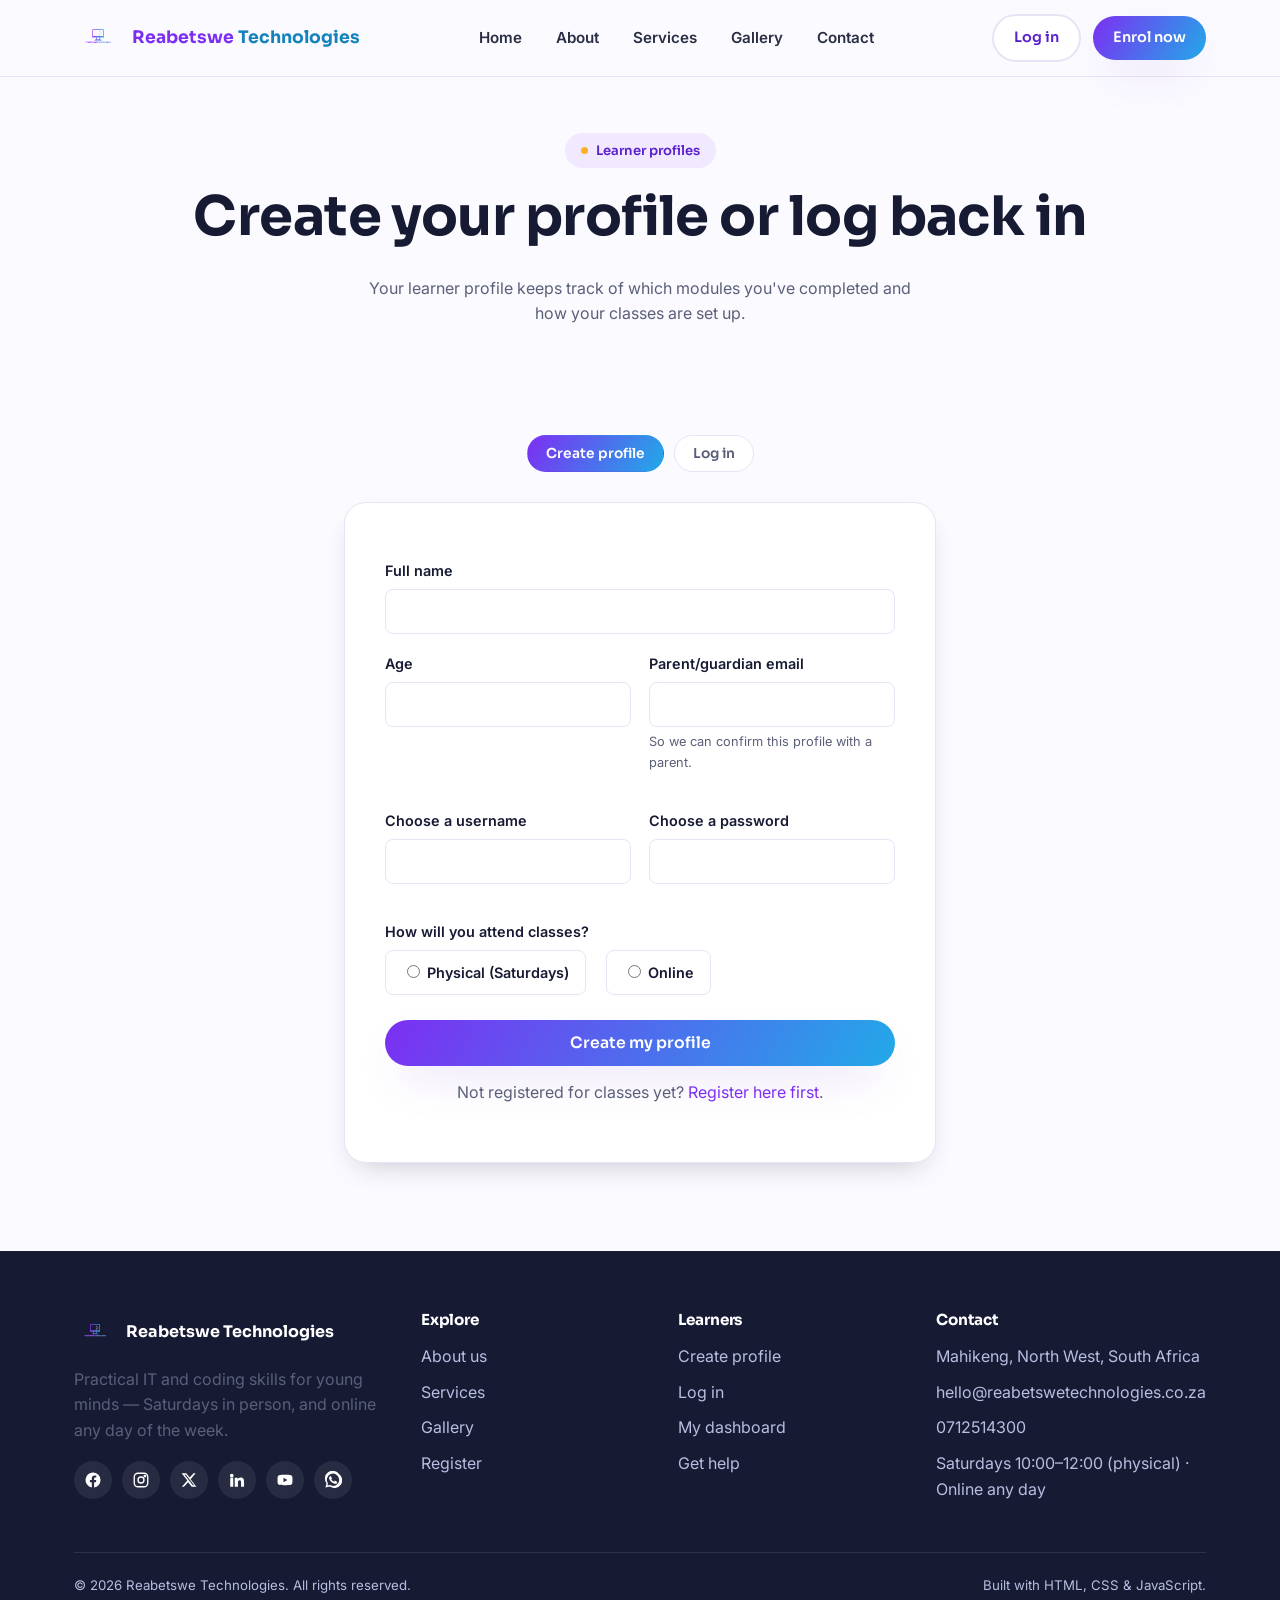
<file: profile.html>
<!doctype html>
<html lang="en">
<head>
<meta charset="UTF-8">
<meta name="viewport" content="width=device-width, initial-scale=1.0">
<title>Learner Profile — Reabetswe Technologies</title>
<meta name="description" content="Create a learner profile or log in to track your coding progress at Reabetswe Technologies.">
<link rel="icon" href="assets/gallery/Reabetswe Technologies logo.png" type="image/png">
<link rel="preconnect" href="https://fonts.googleapis.com">
<link href="https://fonts.googleapis.com/css2?family=Sora:wght@600;700;800&family=Inter:wght@400;500;600;700&family=JetBrains+Mono:wght@400;500&display=swap" rel="stylesheet">
<link rel="stylesheet" href="css/style.css">
</head>
<body>

<a class="skip-link" href="#main">Skip to content</a>
<header class="site-header">
  <nav class="nav">
    <a href="index.html" class="brand">
      <img src="assets/gallery/Reabetswe Technologies logo.png" alt="Reabetswe Technologies logo">
      <span><span class="b-violet">Reabetswe</span> <span class="b-sky">Technologies</span></span>
    </a>
    <button class="nav-toggle" aria-label="Toggle menu" aria-expanded="false"><span></span><span></span><span></span></button>
    <ul class="nav-links">
      <li><a href="index.html">Home</a></li>
      <li><a href="about.html">About</a></li>
      <li><a href="services.html">Services</a></li>
      <li><a href="gallery.html">Gallery</a></li>
      <li><a href="contact.html">Contact</a></li>
    </ul>
    <div class="nav-cta" data-auth-slot>
      <a href="profile.html" class="btn btn-secondary">Log in</a>
      <a href="register.html" class="btn btn-primary">Enrol now</a>
    </div>
  
  </nav>
</header>

<main id="main">

<section class="page-hero">
  <div class="container">
    <span class="eyebrow-pill"><span class="dot"></span> Learner profiles</span>
    <h1>Create your profile or log back in</h1>
    <p>Your learner profile keeps track of which modules you've completed and how your classes are set up.</p>
  </div>
</section>

<section>
  <div class="container" style="max-width:640px;">
    <div class="gallery-filters" style="justify-content:center;">
      <button class="filter-btn active" id="tab-signup">Create profile</button>
      <button class="filter-btn" id="tab-login">Log in</button>
    </div>

    <div id="panel-signup">
      <div class="form-card">
        <p id="signup-message" style="font-weight:600;"></p>
        <form data-validate data-onvalid="handleSignup" id="signup-form">
          <div class="field" data-required data-error="Please enter your full name.">
            <label for="fullName">Full name</label>
            <input type="text" id="fullName" name="fullName">
            <div class="error"></div>
          </div>
          <div class="form-row">
            <div class="field" data-required data-error="Age must be between 10 and 16.">
              <label for="age">Age</label>
              <input type="number" id="age" name="age" min="10" max="16" data-min-age="10" data-max-age="16">
              <div class="error"></div>
            </div>
            <div class="field" data-required data-error="Please enter a parent/guardian email.">
              <label for="parentEmail">Parent/guardian email</label>
              <input type="email" id="parentEmail" name="parentEmail">
              <div class="hint">So we can confirm this profile with a parent.</div>
              <div class="error"></div>
            </div>
          </div>
          <div class="form-row">
            <div class="field" data-required data-error="Please choose a username.">
              <label for="username">Choose a username</label>
              <input type="text" id="username" name="username">
              <div class="error"></div>
            </div>
            <div class="field" data-required data-error="Password must be at least 6 characters.">
              <label for="password">Choose a password</label>
              <input type="password" id="password" name="password" minlength="6">
              <div class="error"></div>
            </div>
          </div>
          <div class="field" data-required data-radio-group data-error="Please choose a class format.">
            <label>How will you attend classes?</label>
            <div class="radio-group">
              <label class="radio-option"><input type="radio" name="classFormat" value="physical"> Physical (Saturdays)</label>
              <label class="radio-option"><input type="radio" name="classFormat" value="online"> Online</label>
            </div>
            <div class="error"></div>
          </div>
          <button type="submit" class="btn btn-primary btn-block">Create my profile</button>
          <p class="hint" style="text-align:center;margin-top:14px;">Not registered for classes yet? <a href="register.html">Register here first</a>.</p>
        </form>
      </div>
    </div>

    <div id="panel-login" style="display:none;">
      <div class="form-card">
        <p id="login-message" style="font-weight:600;"></p>
        <form data-validate data-onvalid="handleLogin" id="login-form">
          <div class="field" data-required data-error="Please enter your username.">
            <label for="loginUsername">Username</label>
            <input type="text" id="loginUsername" name="loginUsername">
            <div class="error"></div>
          </div>
          <div class="field" data-required data-error="Please enter your password.">
            <label for="loginPassword">Password</label>
            <input type="password" id="loginPassword" name="loginPassword">
            <div class="error"></div>
          </div>
          <button type="submit" class="btn btn-primary btn-block">Log in</button>
        </form>
      </div>
    </div>
  </div>
</section>

<script>
  document.getElementById('tab-signup').addEventListener('click', function () {
    this.classList.add('active');
    document.getElementById('tab-login').classList.remove('active');
    document.getElementById('panel-signup').style.display = 'block';
    document.getElementById('panel-login').style.display = 'none';
  });
  document.getElementById('tab-login').addEventListener('click', function () {
    this.classList.add('active');
    document.getElementById('tab-signup').classList.remove('active');
    document.getElementById('panel-login').style.display = 'block';
    document.getElementById('panel-signup').style.display = 'none';
  });
</script>

</main>

<footer class="site-footer">
  <div class="container">
    <div class="footer-grid">
      <div>
        <div class="footer-brand"><a href="index.html" aria-label="Reabetswe Technologies home"><img src="assets/gallery/Reabetswe Technologies logo.png" alt=""></a><span>Reabetswe Technologies</span></div>
        <p>Practical IT and coding skills for young minds — Saturdays in person, and online any day of the week.</p>
        <div class="social-row">
          <a href="https://facebook.com/reabetswetechnologies" aria-label="Facebook" target="_blank" rel="noopener"><svg width="18" height="18" viewBox="0 0 24 24" fill="currentColor"><path d="M22 12a10 10 0 1 0-11.6 9.9v-7H7.9V12h2.5V9.8c0-2.5 1.5-3.9 3.8-3.9 1.1 0 2.2.2 2.2.2v2.5h-1.3c-1.2 0-1.6.8-1.6 1.6V12h2.8l-.4 2.9h-2.4v7A10 10 0 0 0 22 12"/></svg></a>
          <a href="https://instagram.com/reabetswetechnologies" aria-label="Instagram" target="_blank" rel="noopener"><svg width="18" height="18" viewBox="0 0 24 24" fill="none" stroke="currentColor" stroke-width="1.8"><rect x="3" y="3" width="18" height="18" rx="5"/><circle cx="12" cy="12" r="4"/><circle cx="17.2" cy="6.8" r="1"/></svg></a>
          <a href="https://twitter.com/reabetswetech" aria-label="X (Twitter)" target="_blank" rel="noopener"><svg width="16" height="16" viewBox="0 0 24 24" fill="currentColor"><path d="M18.9 2H22l-7.6 8.7L23 22h-6.9l-5.4-6.7L4.4 22H1.3l8.2-9.3L1 2h7l4.9 6.1L18.9 2Zm-1.2 18h1.9L7.3 4H5.3l12.4 16Z"/></svg></a>
          <a href="https://linkedin.com/company/reabetswetechnologies" aria-label="LinkedIn" target="_blank" rel="noopener"><svg width="18" height="18" viewBox="0 0 24 24" fill="currentColor"><path d="M4.98 3.5a2.5 2.5 0 1 1 0 5 2.5 2.5 0 0 1 0-5ZM3 9h4v12H3zM9 9h3.8v1.7h.05c.53-.96 1.83-1.97 3.77-1.97 4.03 0 4.78 2.5 4.78 5.75V21h-4v-5.7c0-1.36-.02-3.1-1.9-3.1-1.9 0-2.2 1.47-2.2 3v5.8H9z"/></svg></a>
          <a href="https://youtube.com/@reabetswetechnologies" aria-label="YouTube" target="_blank" rel="noopener"><svg width="18" height="18" viewBox="0 0 24 24" fill="currentColor"><path d="M22 12s0-3.2-.4-4.7c-.24-.86-.93-1.53-1.8-1.77C18.3 5 12 5 12 5s-6.3 0-7.8.53c-.87.24-1.56.9-1.8 1.77C2 8.8 2 12 2 12s0 3.2.4 4.7c.24.86.93 1.5 1.8 1.75C5.7 19 12 19 12 19s6.3 0 7.8-.55c.87-.24 1.56-.9 1.8-1.75.4-1.5.4-4.7.4-4.7ZM10 15V9l5.2 3-5.2 3Z"/></svg></a>
          <a href="https://wa.me/27000000000" aria-label="WhatsApp" target="_blank" rel="noopener"><svg width="18" height="18" viewBox="0 0 24 24" fill="currentColor"><path d="M20 3.9A10 10 0 0 0 3.3 16.4L2 22l5.8-1.3A10 10 0 1 0 20 3.9Zm-8 16a8.1 8.1 0 0 1-4.1-1.1l-.3-.2-3 .7.7-2.9-.2-.3A8.2 8.2 0 1 1 12 19.9Zm4.5-6.1c-.2-.1-1.4-.7-1.6-.8s-.4-.1-.5.1-.6.8-.7.9-.3.2-.5.1a6.6 6.6 0 0 1-3.3-2.9c-.2-.4.2-.4.6-1.2.1-.1 0-.3 0-.4L9.4 7.3c-.2-.4-.4-.4-.5-.4h-.5c-.2 0-.5.1-.7.3a2.9 2.9 0 0 0-.9 2.2c0 1.3.9 2.6 1.1 2.8.1.2 2 3 4.7 4.2.7.3 1.2.5 1.6.6.7.2 1.3.2 1.7.1.5-.1 1.4-.6 1.6-1.1s.2-1 .1-1.1-.2-.2-.4-.3Z"/></svg></a>
        </div>
      </div>
      <div>
        <h4>Explore</h4>
        <ul>
          <li><a href="about.html">About us</a></li>
          <li><a href="services.html">Services</a></li>
          <li><a href="gallery.html">Gallery</a></li>
          <li><a href="register.html">Register</a></li>
        </ul>
      </div>
      <div>
        <h4>Learners</h4>
        <ul>
          <li><a href="profile.html">Create profile</a></li>
          <li><a href="profile.html">Log in</a></li>
          <li><a href="dashboard.html">My dashboard</a></li>
          <li><a href="contact.html">Get help</a></li>
        </ul>
      </div>
      <div>
        <h4>Contact</h4>
        <ul>
          <li>Mahikeng, North West, South Africa</li>
          <li><a href="mailto:hello@reabetswetechnologies.co.za">hello@reabetswetechnologies.co.za</a></li>
          <li><a href="tel:0712514300">0712514300</a></li>
          <li>Saturdays 10:00–12:00 (physical) · Online any day</li>
        </ul>
      </div>
    </div>
    <div class="footer-bottom">
      <span>© <span data-year></span> Reabetswe Technologies. All rights reserved.</span>
      <span>Built with HTML, CSS &amp; JavaScript.</span>
    </div>
  </div>
</footer>

<script src="js/main.js"></script>
<script src="js/auth.js"></script>
</body>
</html>
</file>
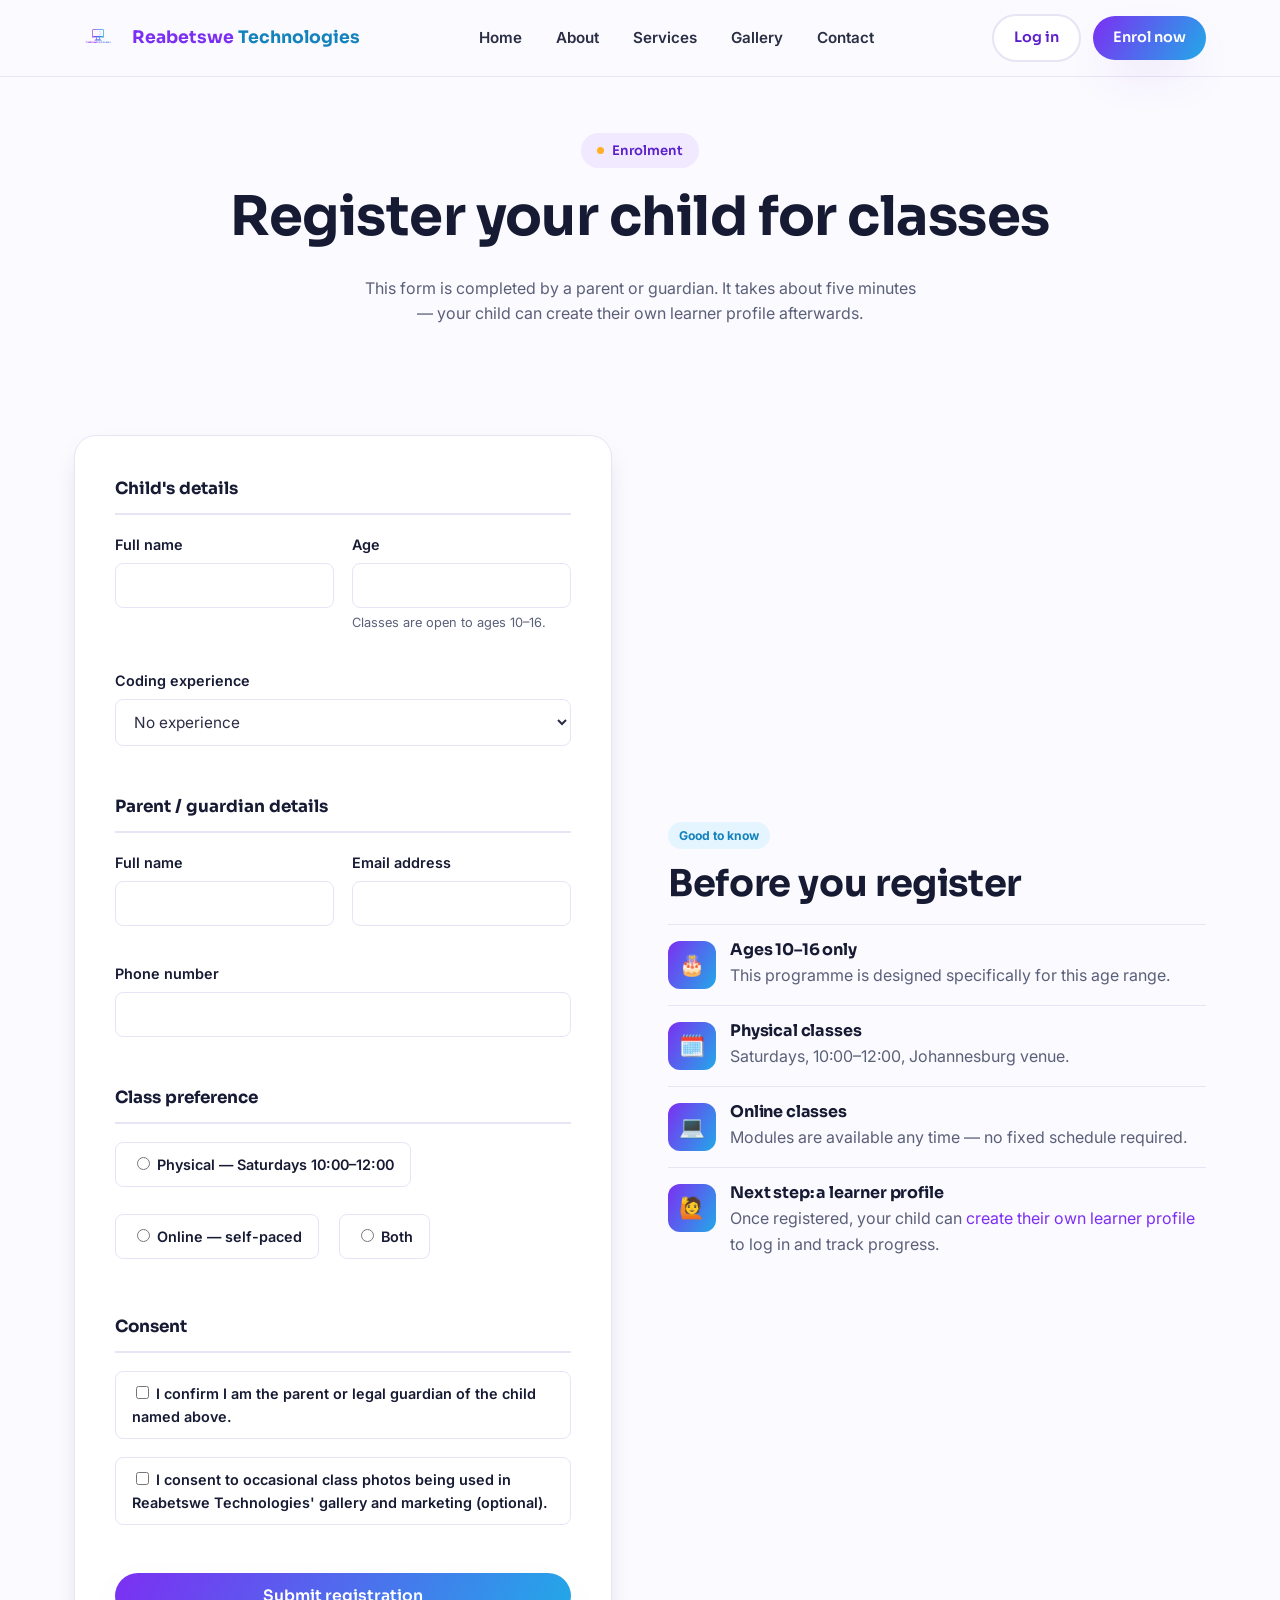
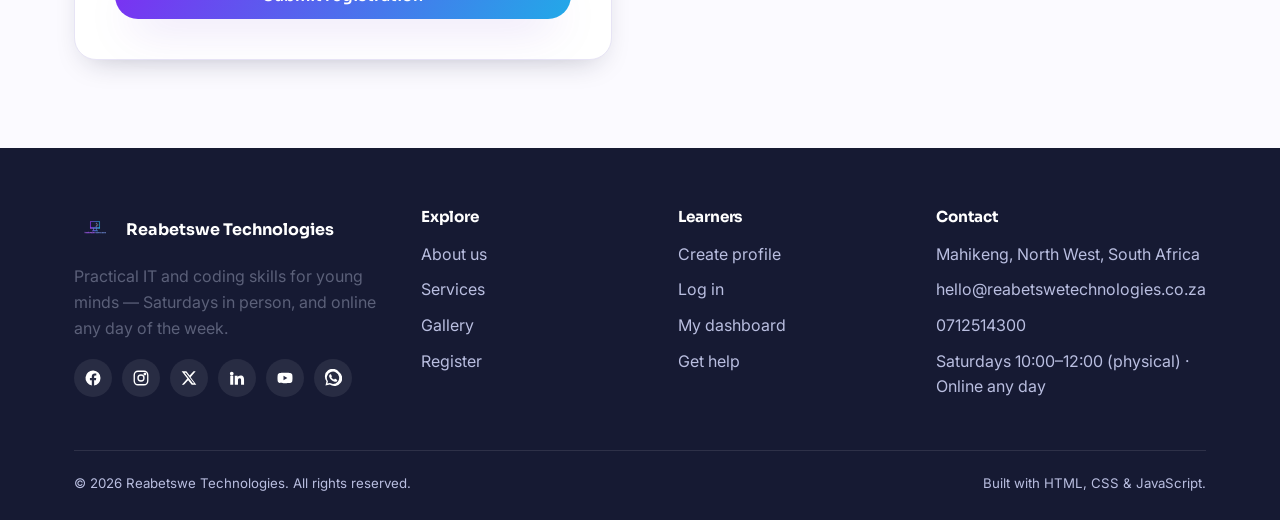
<file: register.html>
<!doctype html>
<html lang="en">
<head>
<meta charset="UTF-8">
<meta name="viewport" content="width=device-width, initial-scale=1.0">
<title>Register — Reabetswe Technologies</title>
<meta name="description" content="Register your child for Reabetswe Technologies coding classes. Ages 10 to 16, Saturday physical classes or online, any time.">
<link rel="icon" href="assets/gallery/Reabetswe Technologies logo.png" type="image/png">
<link rel="preconnect" href="https://fonts.googleapis.com">
<link href="https://fonts.googleapis.com/css2?family=Sora:wght@600;700;800&family=Inter:wght@400;500;600;700&family=JetBrains+Mono:wght@400;500&display=swap" rel="stylesheet">
<link rel="stylesheet" href="css/style.css">
</head>
<body>

<a class="skip-link" href="#main">Skip to content</a>
<header class="site-header">
  <nav class="nav">
    <a href="index.html" class="brand">
      <img src="assets/gallery/Reabetswe Technologies logo.png" alt="Reabetswe Technologies logo">
      <span><span class="b-violet">Reabetswe</span> <span class="b-sky">Technologies</span></span>
    </a>
    <button class="nav-toggle" aria-label="Toggle menu" aria-expanded="false"><span></span><span></span><span></span></button>
    <ul class="nav-links">
      <li><a href="index.html">Home</a></li>
      <li><a href="about.html">About</a></li>
      <li><a href="services.html">Services</a></li>
      <li><a href="gallery.html">Gallery</a></li>
      <li><a href="contact.html">Contact</a></li>
    </ul>
    <div class="nav-cta" data-auth-slot>
      <a href="profile.html" class="btn btn-secondary">Log in</a>
      <a href="register.html" class="btn btn-primary">Enrol now</a>
    </div>
  
  </nav>
</header>

<main id="main">

<section class="page-hero">
  <div class="container">
    <span class="eyebrow-pill"><span class="dot"></span> Enrolment</span>
    <h1>Register your child for classes</h1>
    <p>This form is completed by a parent or guardian. It takes about five minutes — your child can create their own learner profile afterwards.</p>
  </div>
</section>

<section>
  <div class="container two-col">
    <div class="form-card">
      <div class="form-success" id="register-success">Thank you! Your child's registration has been received. We'll email you to confirm placement and next steps.</div>
      <form data-validate data-onvalid="handleEnrolment" id="register-form">

        <fieldset>
          <legend>Child's details</legend>
          <div class="form-row">
            <div class="field" data-required data-error="Please enter your child's full name.">
              <label for="childName">Full name</label>
              <input type="text" id="childName" name="childName">
              <div class="error"></div>
            </div>
            <div class="field" data-required data-error="Age must be between 10 and 16.">
              <label for="childAge">Age</label>
              <input type="number" id="childAge" name="childAge" min="10" max="16" data-min-age="10" data-max-age="16">
              <div class="hint">Classes are open to ages 10–16.</div>
              <div class="error"></div>
            </div>
          </div>
          <div class="field">
            <label for="experience">Coding experience</label>
            <select id="experience" name="experience">
              <option value="none">No experience</option>
              <option value="some">Some experience (used Scratch, basic HTML, etc.)</option>
              <option value="confident">Comfortable with a programming language already</option>
            </select>
          </div>
        </fieldset>

        <fieldset>
          <legend>Parent / guardian details</legend>
          <div class="form-row">
            <div class="field" data-required data-error="Please enter your name.">
              <label for="parentName">Full name</label>
              <input type="text" id="parentName" name="parentName">
              <div class="error"></div>
            </div>
            <div class="field" data-required data-error="Please enter a valid email address.">
              <label for="parentEmail">Email address</label>
              <input type="email" id="parentEmail" name="parentEmail">
              <div class="error"></div>
            </div>
          </div>
          <div class="field" data-required data-error="Please enter a contact number.">
            <label for="parentPhone">Phone number</label>
            <input type="tel" id="parentPhone" name="parentPhone">
            <div class="error"></div>
          </div>
        </fieldset>

        <fieldset>
          <legend>Class preference</legend>
          <div class="field" data-required data-radio-group data-error="Please choose a class format.">
            <div class="radio-group">
              <label class="radio-option"><input type="radio" name="format" value="physical"> Physical — Saturdays 10:00–12:00</label>
              <label class="radio-option"><input type="radio" name="format" value="online"> Online — self-paced</label>
              <label class="radio-option"><input type="radio" name="format" value="both"> Both</label>
            </div>
            <div class="error"></div>
          </div>
        </fieldset>

        <fieldset>
          <legend>Consent</legend>
          <div class="field" data-required data-error="Please confirm you are the parent or legal guardian.">
            <label class="check-option">
              <input type="checkbox" name="guardianConfirm">
              I confirm I am the parent or legal guardian of the child named above.
            </label>
            <div class="error"></div>
          </div>
          <div class="field">
            <label class="check-option">
              <input type="checkbox" name="photoConsent">
              I consent to occasional class photos being used in Reabetswe Technologies' gallery and marketing (optional).
            </label>
          </div>
        </fieldset>

        <button type="submit" class="btn btn-primary btn-block">Submit registration</button>
      </form>
    </div>

    <div>
      <span class="badge badge-blue">Good to know</span>
      <h2 style="margin-top:14px;">Before you register</h2>
      <div class="path-list">
        <div style="display:grid;grid-template-columns:44px 1fr;gap:18px;padding:16px 0;border-top:1px solid var(--line);">
          <div class="card-icon" style="margin:0;">🎂</div>
          <div><h4 style="margin:0 0 4px;">Ages 10–16 only</h4><p style="margin:0;">This programme is designed specifically for this age range.</p></div>
        </div>
        <div style="display:grid;grid-template-columns:44px 1fr;gap:18px;padding:16px 0;border-top:1px solid var(--line);">
          <div class="card-icon" style="margin:0;">🗓️</div>
          <div><h4 style="margin:0 0 4px;">Physical classes</h4><p style="margin:0;">Saturdays, 10:00–12:00, Johannesburg venue.</p></div>
        </div>
        <div style="display:grid;grid-template-columns:44px 1fr;gap:18px;padding:16px 0;border-top:1px solid var(--line);">
          <div class="card-icon" style="margin:0;">💻</div>
          <div><h4 style="margin:0 0 4px;">Online classes</h4><p style="margin:0;">Modules are available any time — no fixed schedule required.</p></div>
        </div>
        <div style="display:grid;grid-template-columns:44px 1fr;gap:18px;padding:16px 0;border-top:1px solid var(--line);">
          <div class="card-icon" style="margin:0;">🙋</div>
          <div><h4 style="margin:0 0 4px;">Next step: a learner profile</h4><p style="margin:0;">Once registered, your child can <a href="profile.html">create their own learner profile</a> to log in and track progress.</p></div>
        </div>
      </div>
    </div>
  </div>
</section>

</main>

<footer class="site-footer">
  <div class="container">
    <div class="footer-grid">
      <div>
        <div class="footer-brand"><a href="index.html" aria-label="Reabetswe Technologies home"><img src="assets/gallery/Reabetswe Technologies logo.png" alt=""></a><span>Reabetswe Technologies</span></div>
        <p>Practical IT and coding skills for young minds — Saturdays in person, and online any day of the week.</p>
        <div class="social-row">
          <a href="https://facebook.com/reabetswetechnologies" aria-label="Facebook" target="_blank" rel="noopener"><svg width="18" height="18" viewBox="0 0 24 24" fill="currentColor"><path d="M22 12a10 10 0 1 0-11.6 9.9v-7H7.9V12h2.5V9.8c0-2.5 1.5-3.9 3.8-3.9 1.1 0 2.2.2 2.2.2v2.5h-1.3c-1.2 0-1.6.8-1.6 1.6V12h2.8l-.4 2.9h-2.4v7A10 10 0 0 0 22 12"/></svg></a>
          <a href="https://instagram.com/reabetswetechnologies" aria-label="Instagram" target="_blank" rel="noopener"><svg width="18" height="18" viewBox="0 0 24 24" fill="none" stroke="currentColor" stroke-width="1.8"><rect x="3" y="3" width="18" height="18" rx="5"/><circle cx="12" cy="12" r="4"/><circle cx="17.2" cy="6.8" r="1"/></svg></a>
          <a href="https://twitter.com/reabetswetech" aria-label="X (Twitter)" target="_blank" rel="noopener"><svg width="16" height="16" viewBox="0 0 24 24" fill="currentColor"><path d="M18.9 2H22l-7.6 8.7L23 22h-6.9l-5.4-6.7L4.4 22H1.3l8.2-9.3L1 2h7l4.9 6.1L18.9 2Zm-1.2 18h1.9L7.3 4H5.3l12.4 16Z"/></svg></a>
          <a href="https://linkedin.com/company/reabetswetechnologies" aria-label="LinkedIn" target="_blank" rel="noopener"><svg width="18" height="18" viewBox="0 0 24 24" fill="currentColor"><path d="M4.98 3.5a2.5 2.5 0 1 1 0 5 2.5 2.5 0 0 1 0-5ZM3 9h4v12H3zM9 9h3.8v1.7h.05c.53-.96 1.83-1.97 3.77-1.97 4.03 0 4.78 2.5 4.78 5.75V21h-4v-5.7c0-1.36-.02-3.1-1.9-3.1-1.9 0-2.2 1.47-2.2 3v5.8H9z"/></svg></a>
          <a href="https://youtube.com/@reabetswetechnologies" aria-label="YouTube" target="_blank" rel="noopener"><svg width="18" height="18" viewBox="0 0 24 24" fill="currentColor"><path d="M22 12s0-3.2-.4-4.7c-.24-.86-.93-1.53-1.8-1.77C18.3 5 12 5 12 5s-6.3 0-7.8.53c-.87.24-1.56.9-1.8 1.77C2 8.8 2 12 2 12s0 3.2.4 4.7c.24.86.93 1.5 1.8 1.75C5.7 19 12 19 12 19s6.3 0 7.8-.55c.87-.24 1.56-.9 1.8-1.75.4-1.5.4-4.7.4-4.7ZM10 15V9l5.2 3-5.2 3Z"/></svg></a>
          <a href="https://wa.me/27000000000" aria-label="WhatsApp" target="_blank" rel="noopener"><svg width="18" height="18" viewBox="0 0 24 24" fill="currentColor"><path d="M20 3.9A10 10 0 0 0 3.3 16.4L2 22l5.8-1.3A10 10 0 1 0 20 3.9Zm-8 16a8.1 8.1 0 0 1-4.1-1.1l-.3-.2-3 .7.7-2.9-.2-.3A8.2 8.2 0 1 1 12 19.9Zm4.5-6.1c-.2-.1-1.4-.7-1.6-.8s-.4-.1-.5.1-.6.8-.7.9-.3.2-.5.1a6.6 6.6 0 0 1-3.3-2.9c-.2-.4.2-.4.6-1.2.1-.1 0-.3 0-.4L9.4 7.3c-.2-.4-.4-.4-.5-.4h-.5c-.2 0-.5.1-.7.3a2.9 2.9 0 0 0-.9 2.2c0 1.3.9 2.6 1.1 2.8.1.2 2 3 4.7 4.2.7.3 1.2.5 1.6.6.7.2 1.3.2 1.7.1.5-.1 1.4-.6 1.6-1.1s.2-1 .1-1.1-.2-.2-.4-.3Z"/></svg></a>
        </div>
      </div>
      <div>
        <h4>Explore</h4>
        <ul>
          <li><a href="about.html">About us</a></li>
          <li><a href="services.html">Services</a></li>
          <li><a href="gallery.html">Gallery</a></li>
          <li><a href="register.html">Register</a></li>
        </ul>
      </div>
      <div>
        <h4>Learners</h4>
        <ul>
          <li><a href="profile.html">Create profile</a></li>
          <li><a href="profile.html">Log in</a></li>
          <li><a href="dashboard.html">My dashboard</a></li>
          <li><a href="contact.html">Get help</a></li>
        </ul>
      </div>
      <div>
        <h4>Contact</h4>
        <ul>
          <li>Mahikeng, North West, South Africa</li>
          <li><a href="mailto:hello@reabetswetechnologies.co.za">hello@reabetswetechnologies.co.za</a></li>
          <li><a href="tel:0712514300">0712514300</a></li>
          <li>Saturdays 10:00–12:00 (physical) · Online any day</li>
        </ul>
      </div>
    </div>
    <div class="footer-bottom">
      <span>© <span data-year></span> Reabetswe Technologies. All rights reserved.</span>
      <span>Built with HTML, CSS &amp; JavaScript.</span>
    </div>
  </div>
</footer>

<script src="js/main.js"></script>
<script src="js/auth.js"></script>
</body>
</html>
</file>
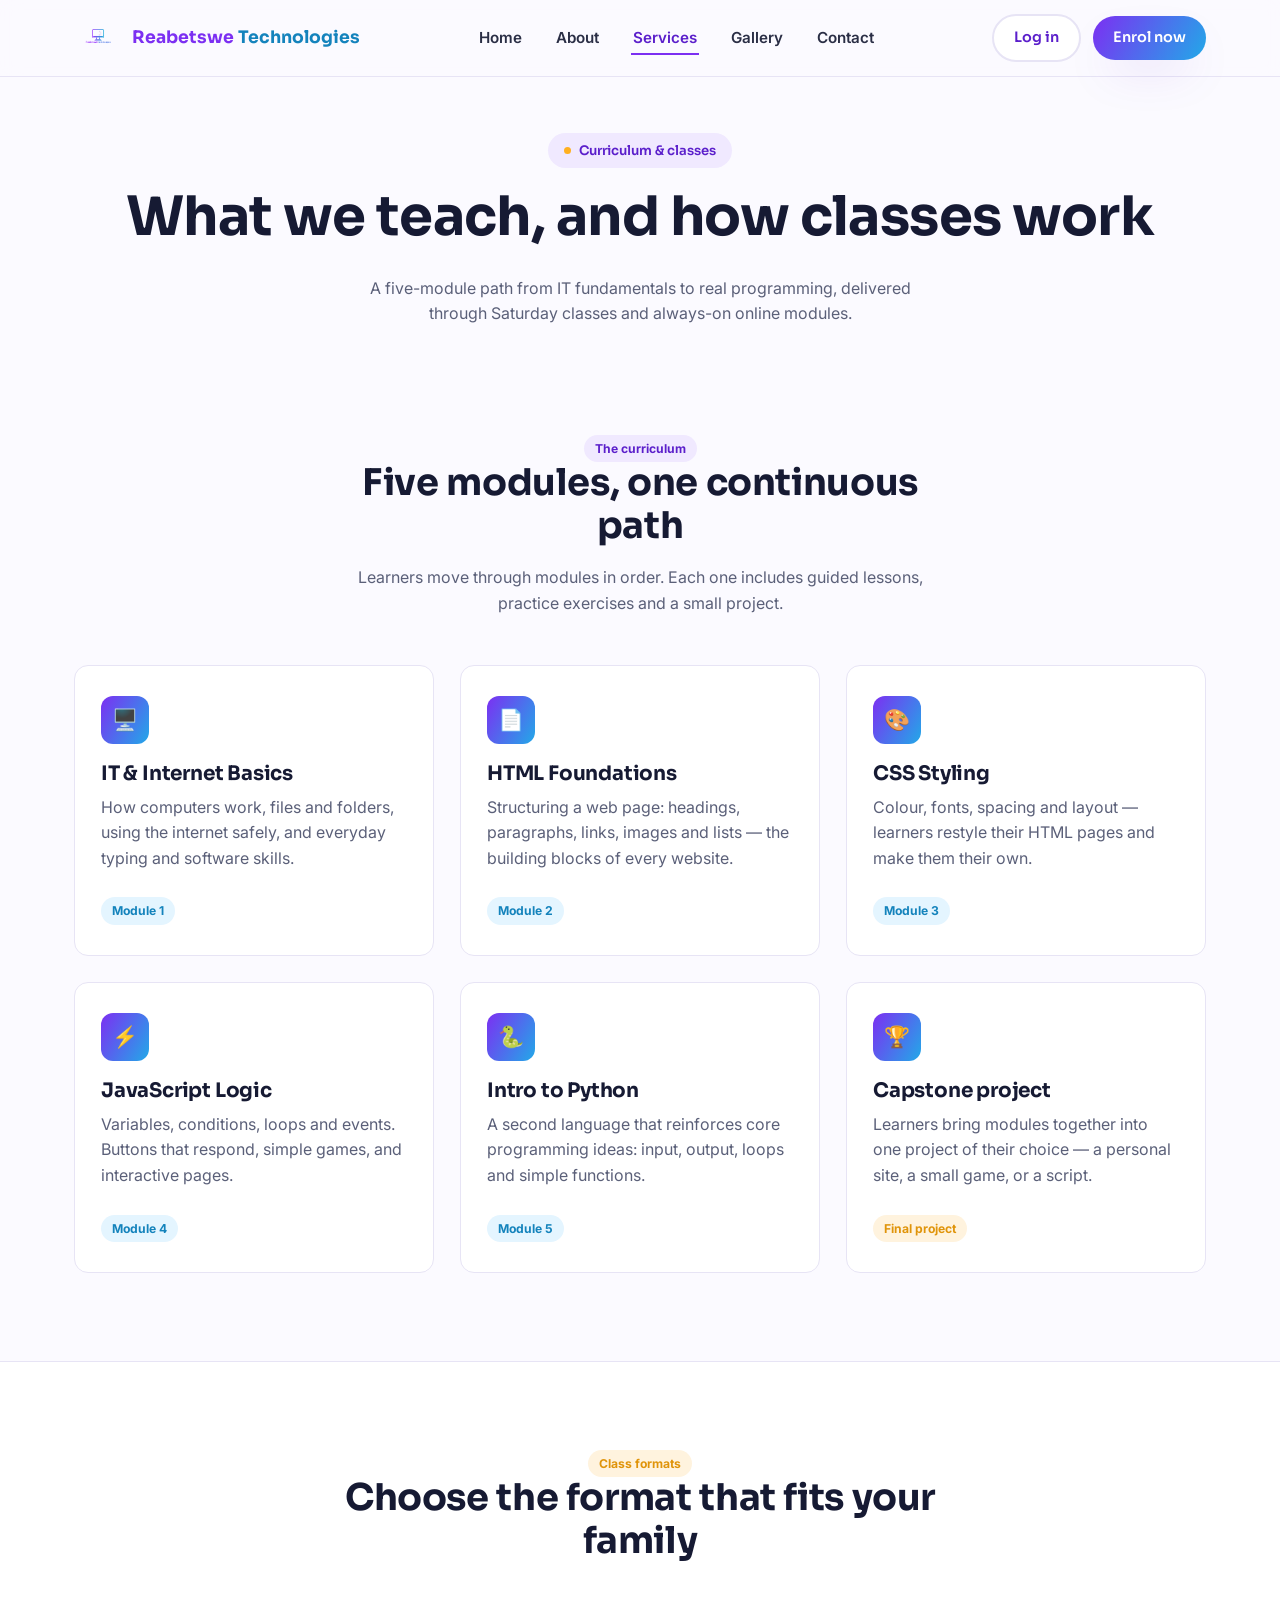
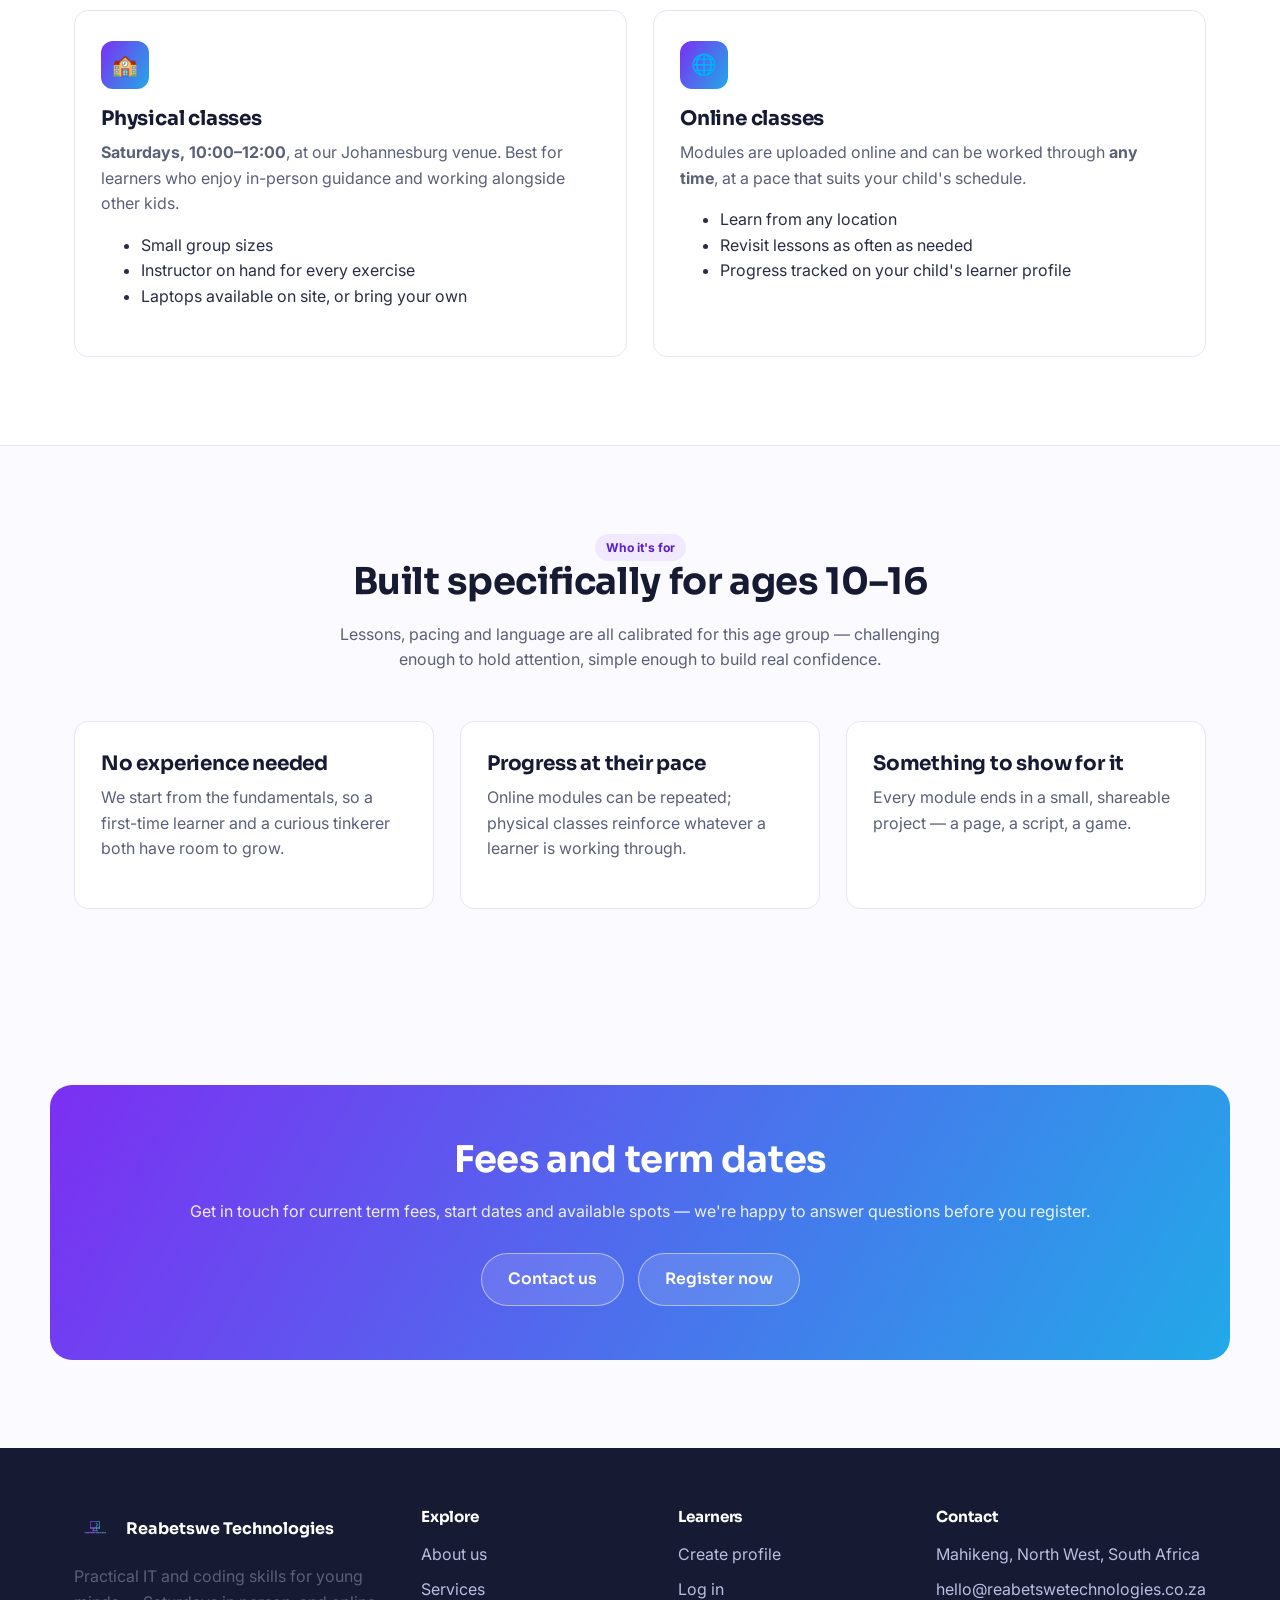
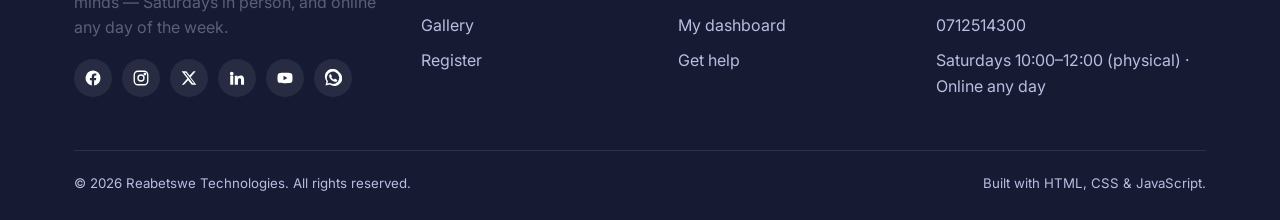
<file: services.html>
<!doctype html>
<html lang="en">
<head>
<meta charset="UTF-8">
<meta name="viewport" content="width=device-width, initial-scale=1.0">
<title>Services & Curriculum — Reabetswe Technologies</title>
<meta name="description" content="See the full curriculum at Reabetswe Technologies: IT basics, HTML, CSS, JavaScript and Python, with Saturday and online class formats.">
<link rel="icon" href="assets/gallery/Reabetswe Technologies logo.png" type="image/png">
<link rel="preconnect" href="https://fonts.googleapis.com">
<link href="https://fonts.googleapis.com/css2?family=Sora:wght@600;700;800&family=Inter:wght@400;500;600;700&family=JetBrains+Mono:wght@400;500&display=swap" rel="stylesheet">
<link rel="stylesheet" href="css/style.css">
</head>
<body>

<a class="skip-link" href="#main">Skip to content</a>
<header class="site-header">
  <nav class="nav">
    <a href="index.html" class="brand">
      <img src="assets/gallery/Reabetswe Technologies logo.png" alt="Reabetswe Technologies logo">
      <span><span class="b-violet">Reabetswe</span> <span class="b-sky">Technologies</span></span>
    </a>
    <button class="nav-toggle" aria-label="Toggle menu" aria-expanded="false"><span></span><span></span><span></span></button>
    <ul class="nav-links">
      <li><a href="index.html">Home</a></li>
      <li><a href="about.html">About</a></li>
      <li><a href="services.html" aria-current="page">Services</a></li>
      <li><a href="gallery.html">Gallery</a></li>
      <li><a href="contact.html">Contact</a></li>
    </ul>
    <div class="nav-cta" data-auth-slot>
      <a href="profile.html" class="btn btn-secondary">Log in</a>
      <a href="register.html" class="btn btn-primary">Enrol now</a>
    </div>
  
  </nav>
</header>

<main id="main">

<section class="page-hero">
  <div class="container">
    <span class="eyebrow-pill"><span class="dot"></span> Curriculum &amp; classes</span>
    <h1>What we teach, and how classes work</h1>
    <p>A five-module path from IT fundamentals to real programming, delivered through Saturday classes and always-on online modules.</p>
  </div>
</section>

<section>
  <div class="container">
    <div class="section-head">
      <span class="badge badge-violet">The curriculum</span>
      <h2>Five modules, one continuous path</h2>
      <p>Learners move through modules in order. Each one includes guided lessons, practice exercises and a small project.</p>
    </div>
    <div class="grid-3">
      <div class="card">
        <div class="card-icon">🖥️</div>
        <h3>IT &amp; Internet Basics</h3>
        <p>How computers work, files and folders, using the internet safely, and everyday typing and software skills.</p>
        <span class="badge badge-blue" style="margin-top:10px;">Module 1</span>
      </div>
      <div class="card">
        <div class="card-icon">📄</div>
        <h3>HTML Foundations</h3>
        <p>Structuring a web page: headings, paragraphs, links, images and lists — the building blocks of every website.</p>
        <span class="badge badge-blue" style="margin-top:10px;">Module 2</span>
      </div>
      <div class="card">
        <div class="card-icon">🎨</div>
        <h3>CSS Styling</h3>
        <p>Colour, fonts, spacing and layout — learners restyle their HTML pages and make them their own.</p>
        <span class="badge badge-blue" style="margin-top:10px;">Module 3</span>
      </div>
      <div class="card">
        <div class="card-icon">⚡</div>
        <h3>JavaScript Logic</h3>
        <p>Variables, conditions, loops and events. Buttons that respond, simple games, and interactive pages.</p>
        <span class="badge badge-blue" style="margin-top:10px;">Module 4</span>
      </div>
      <div class="card">
        <div class="card-icon">🐍</div>
        <h3>Intro to Python</h3>
        <p>A second language that reinforces core programming ideas: input, output, loops and simple functions.</p>
        <span class="badge badge-blue" style="margin-top:10px;">Module 5</span>
      </div>
      <div class="card">
        <div class="card-icon">🏆</div>
        <h3>Capstone project</h3>
        <p>Learners bring modules together into one project of their choice — a personal site, a small game, or a script.</p>
        <span class="badge" style="margin-top:10px;">Final project</span>
      </div>
    </div>
  </div>
</section>

<section style="background:var(--surface); border-top:1px solid var(--line); border-bottom:1px solid var(--line);">
  <div class="container">
    <div class="section-head">
      <span class="badge">Class formats</span>
      <h2>Choose the format that fits your family</h2>
    </div>
    <div class="grid-2">
      <div class="card">
        <div class="card-icon">🏫</div>
        <h3>Physical classes</h3>
        <p><strong>Saturdays, 10:00–12:00</strong>, at our Johannesburg venue. Best for learners who enjoy in-person guidance and working alongside other kids.</p>
        <ul>
          <li>Small group sizes</li>
          <li>Instructor on hand for every exercise</li>
          <li>Laptops available on site, or bring your own</li>
        </ul>
      </div>
      <div class="card">
        <div class="card-icon">🌐</div>
        <h3>Online classes</h3>
        <p>Modules are uploaded online and can be worked through <strong>any time</strong>, at a pace that suits your child's schedule.</p>
        <ul>
          <li>Learn from any location</li>
          <li>Revisit lessons as often as needed</li>
          <li>Progress tracked on your child's learner profile</li>
        </ul>
      </div>
    </div>
  </div>
</section>

<section>
  <div class="container">
    <div class="section-head">
      <span class="badge badge-violet">Who it's for</span>
      <h2>Built specifically for ages 10–16</h2>
      <p>Lessons, pacing and language are all calibrated for this age group — challenging enough to hold attention, simple enough to build real confidence.</p>
    </div>
    <div class="grid-3">
      <div class="card"><h3>No experience needed</h3><p>We start from the fundamentals, so a first-time learner and a curious tinkerer both have room to grow.</p></div>
      <div class="card"><h3>Progress at their pace</h3><p>Online modules can be repeated; physical classes reinforce whatever a learner is working through.</p></div>
      <div class="card"><h3>Something to show for it</h3><p>Every module ends in a small, shareable project — a page, a script, a game.</p></div>
    </div>
  </div>
</section>

<section>
  <div class="container cta-band">
    <h2>Fees and term dates</h2>
    <p>Get in touch for current term fees, start dates and available spots — we're happy to answer questions before you register.</p>
    <div class="hero-actions" style="justify-content:center;">
      <a href="contact.html" class="btn btn-ghost-light">Contact us</a>
      <a href="register.html" class="btn btn-ghost-light">Register now</a>
    </div>
  </div>
</section>

</main>

<footer class="site-footer">
  <div class="container">
    <div class="footer-grid">
      <div>
        <div class="footer-brand"><a href="index.html" aria-label="Reabetswe Technologies home"><img src="assets/gallery/Reabetswe Technologies logo.png" alt=""></a><span>Reabetswe Technologies</span></div>
        <p>Practical IT and coding skills for young minds — Saturdays in person, and online any day of the week.</p>
        <div class="social-row">
          <a href="https://facebook.com/reabetswetechnologies" aria-label="Facebook" target="_blank" rel="noopener"><svg width="18" height="18" viewBox="0 0 24 24" fill="currentColor"><path d="M22 12a10 10 0 1 0-11.6 9.9v-7H7.9V12h2.5V9.8c0-2.5 1.5-3.9 3.8-3.9 1.1 0 2.2.2 2.2.2v2.5h-1.3c-1.2 0-1.6.8-1.6 1.6V12h2.8l-.4 2.9h-2.4v7A10 10 0 0 0 22 12"/></svg></a>
          <a href="https://instagram.com/reabetswetechnologies" aria-label="Instagram" target="_blank" rel="noopener"><svg width="18" height="18" viewBox="0 0 24 24" fill="none" stroke="currentColor" stroke-width="1.8"><rect x="3" y="3" width="18" height="18" rx="5"/><circle cx="12" cy="12" r="4"/><circle cx="17.2" cy="6.8" r="1"/></svg></a>
          <a href="https://twitter.com/reabetswetech" aria-label="X (Twitter)" target="_blank" rel="noopener"><svg width="16" height="16" viewBox="0 0 24 24" fill="currentColor"><path d="M18.9 2H22l-7.6 8.7L23 22h-6.9l-5.4-6.7L4.4 22H1.3l8.2-9.3L1 2h7l4.9 6.1L18.9 2Zm-1.2 18h1.9L7.3 4H5.3l12.4 16Z"/></svg></a>
          <a href="https://linkedin.com/company/reabetswetechnologies" aria-label="LinkedIn" target="_blank" rel="noopener"><svg width="18" height="18" viewBox="0 0 24 24" fill="currentColor"><path d="M4.98 3.5a2.5 2.5 0 1 1 0 5 2.5 2.5 0 0 1 0-5ZM3 9h4v12H3zM9 9h3.8v1.7h.05c.53-.96 1.83-1.97 3.77-1.97 4.03 0 4.78 2.5 4.78 5.75V21h-4v-5.7c0-1.36-.02-3.1-1.9-3.1-1.9 0-2.2 1.47-2.2 3v5.8H9z"/></svg></a>
          <a href="https://youtube.com/@reabetswetechnologies" aria-label="YouTube" target="_blank" rel="noopener"><svg width="18" height="18" viewBox="0 0 24 24" fill="currentColor"><path d="M22 12s0-3.2-.4-4.7c-.24-.86-.93-1.53-1.8-1.77C18.3 5 12 5 12 5s-6.3 0-7.8.53c-.87.24-1.56.9-1.8 1.77C2 8.8 2 12 2 12s0 3.2.4 4.7c.24.86.93 1.5 1.8 1.75C5.7 19 12 19 12 19s6.3 0 7.8-.55c.87-.24 1.56-.9 1.8-1.75.4-1.5.4-4.7.4-4.7ZM10 15V9l5.2 3-5.2 3Z"/></svg></a>
          <a href="https://wa.me/27000000000" aria-label="WhatsApp" target="_blank" rel="noopener"><svg width="18" height="18" viewBox="0 0 24 24" fill="currentColor"><path d="M20 3.9A10 10 0 0 0 3.3 16.4L2 22l5.8-1.3A10 10 0 1 0 20 3.9Zm-8 16a8.1 8.1 0 0 1-4.1-1.1l-.3-.2-3 .7.7-2.9-.2-.3A8.2 8.2 0 1 1 12 19.9Zm4.5-6.1c-.2-.1-1.4-.7-1.6-.8s-.4-.1-.5.1-.6.8-.7.9-.3.2-.5.1a6.6 6.6 0 0 1-3.3-2.9c-.2-.4.2-.4.6-1.2.1-.1 0-.3 0-.4L9.4 7.3c-.2-.4-.4-.4-.5-.4h-.5c-.2 0-.5.1-.7.3a2.9 2.9 0 0 0-.9 2.2c0 1.3.9 2.6 1.1 2.8.1.2 2 3 4.7 4.2.7.3 1.2.5 1.6.6.7.2 1.3.2 1.7.1.5-.1 1.4-.6 1.6-1.1s.2-1 .1-1.1-.2-.2-.4-.3Z"/></svg></a>
        </div>
      </div>
      <div>
        <h4>Explore</h4>
        <ul>
          <li><a href="about.html">About us</a></li>
          <li><a href="services.html">Services</a></li>
          <li><a href="gallery.html">Gallery</a></li>
          <li><a href="register.html">Register</a></li>
        </ul>
      </div>
      <div>
        <h4>Learners</h4>
        <ul>
          <li><a href="profile.html">Create profile</a></li>
          <li><a href="profile.html">Log in</a></li>
          <li><a href="dashboard.html">My dashboard</a></li>
          <li><a href="contact.html">Get help</a></li>
        </ul>
      </div>
      <div>
        <h4>Contact</h4>
        <ul>
          <li>Mahikeng, North West, South Africa</li>
          <li><a href="mailto:hello@reabetswetechnologies.co.za">hello@reabetswetechnologies.co.za</a></li>
          <li><a href="tel:0712514300">0712514300</a></li>
          <li>Saturdays 10:00–12:00 (physical) · Online any day</li>
        </ul>
      </div>
    </div>
    <div class="footer-bottom">
      <span>© <span data-year></span> Reabetswe Technologies. All rights reserved.</span>
      <span>Built with HTML, CSS &amp; JavaScript.</span>
    </div>
  </div>
</footer>

<script src="js/main.js"></script>
<script src="js/auth.js"></script>
</body>
</html>
</file>
<file: css/style.css>
/* ==========================================================================
   Reabetswe Technologies — design system
   Palette drawn from the brand mark: violet -> sky-blue gradient,
   deep navy ink, warm amber used sparingly for the one "kid" accent.
   ========================================================================== */

:root{
  --violet: #7C2FF2;
  --violet-deep: #5B1FCB;
  --sky: #22A9E8;
  --sky-deep: #1483BC;
  --navy: #161A33;
  --ink: #2A2E45;
  --ink-soft: #5B6079;
  --bg: #FBFAFF;
  --surface: #FFFFFF;
  --line: #E7E4F5;
  --amber: #FFB020;
  --amber-deep: #E0940A;
  --coral: #FF6B6B;
  --grad-brand: linear-gradient(120deg, var(--violet) 0%, var(--sky) 100%);
  --grad-navy: linear-gradient(160deg, #1B1E3D 0%, #262A52 100%);

  --font-head: "Sora", "Segoe UI", sans-serif;
  --font-body: "Inter", "Segoe UI", sans-serif;
  --font-mono: "JetBrains Mono", "Courier New", monospace;

  --radius-sm: 8px;
  --radius-md: 14px;
  --radius-lg: 22px;
  --shadow-card: 0 12px 30px -14px rgba(22, 26, 51, 0.28);
  --shadow-pop: 0 20px 45px -18px rgba(91, 31, 203, 0.35);
  --max-width: 1180px;
}

*, *::before, *::after{ box-sizing: border-box; }

html{ scroll-behavior: smooth; }

body{
  margin: 0;
  font-family: var(--font-body);
  color: var(--ink);
  background: var(--bg);
  line-height: 1.6;
  -webkit-font-smoothing: antialiased;
}

img{ max-width: 100%; display: block; }

h1, h2, h3, h4{
  font-family: var(--font-head);
  color: var(--navy);
  line-height: 1.15;
  margin: 0 0 0.5em;
  font-weight: 700;
  letter-spacing: -0.01em;
}

h1{ font-size: clamp(2.1rem, 4.4vw, 3.4rem); }
h2{ font-size: clamp(1.6rem, 3vw, 2.3rem); }
h3{ font-size: 1.25rem; }

p{ margin: 0 0 1em; color: var(--ink-soft); }

a{ color: var(--violet); text-decoration: none; }
a:hover{ color: var(--violet-deep); }

.container{
  max-width: var(--max-width);
  margin: 0 auto;
  padding: 0 24px;
}

section{ padding: 88px 0; }
@media (max-width: 720px){ section{ padding: 56px 0; } }

/* focus visibility */
a:focus-visible, button:focus-visible, input:focus-visible,
textarea:focus-visible, select:focus-visible{
  outline: 3px solid var(--sky);
  outline-offset: 2px;
}

@media (prefers-reduced-motion: reduce){
  *{ animation-duration: 0.001ms !important; animation-iteration-count: 1 !important; transition-duration: 0.001ms !important; scroll-behavior: auto !important; }
}

/* ---------- buttons ---------- */
.btn{
  display: inline-flex;
  align-items: center;
  justify-content: center;
  gap: 8px;
  font-family: var(--font-head);
  font-weight: 600;
  font-size: 0.98rem;
  padding: 13px 26px;
  border-radius: 999px;
  border: none;
  cursor: pointer;
  transition: transform 0.18s ease, box-shadow 0.18s ease;
}
.btn:hover{ transform: translateY(-2px); }

.btn-primary{
  background: var(--grad-brand);
  color: #fff;
  box-shadow: var(--shadow-pop);
}
.btn-secondary{
  background: #fff;
  color: var(--violet-deep);
  border: 2px solid var(--line);
}
.btn-secondary:hover{ border-color: var(--violet); color: var(--violet-deep); }
.btn-ghost-light{
  background: rgba(255,255,255,0.12);
  color: #fff;
  border: 1.5px solid rgba(255,255,255,0.5);
}
.btn-ghost-light:hover{ background: rgba(255,255,255,0.22); }
.btn-block{ width: 100%; }
.btn[disabled]{ opacity: 0.55; cursor: not-allowed; transform: none; }

/* ---------- top nav ---------- */
.site-header{
  position: sticky;
  top: 0;
  z-index: 100;
  background: rgba(251, 250, 255, 0.86);
  backdrop-filter: blur(10px);
  border-bottom: 1px solid var(--line);
}
.nav{
  display: flex;
  align-items: center;
  justify-content: space-between;
  padding: 14px 24px;
  max-width: var(--max-width);
  margin: 0 auto;
}
.brand{
  display: flex;
  align-items: center;
  gap: 10px;
  font-family: var(--font-head);
  font-weight: 700;
  font-size: 1.08rem;
  color: var(--navy);
}
.brand img{ height: 48px; width: auto; }
.brand .b-violet{ color: var(--violet); }
.brand .b-sky{ color: var(--sky-deep); }

.nav-links{
  display: flex;
  align-items: center;
  gap: 30px;
  list-style: none;
  margin: 0;
  padding: 0;
}
.nav-links a{
  color: var(--ink);
  font-weight: 600;
  font-size: 0.95rem;
  padding: 6px 2px;
  border-bottom: 2px solid transparent;
}
.nav-links a:hover, .nav-links a[aria-current="page"]{
  color: var(--violet-deep);
  border-bottom-color: var(--violet);
}
.nav-cta{ display: flex; align-items: center; gap: 12px; }
.nav-cta .btn{ padding: 10px 20px; font-size: 0.9rem; }

.nav-toggle{
  display: none;
  background: none;
  border: none;
  cursor: pointer;
  padding: 6px;
}
.nav-toggle span{
  display: block;
  width: 24px;
  height: 2px;
  background: var(--navy);
  margin: 5px 0;
  transition: transform 0.2s ease, opacity 0.2s ease;
}

@media (max-width: 900px){
  .nav-toggle{ display: block; }
  .nav-links, .nav-cta .btn-secondary{ display: none; }
  .nav-links.open{
    display: flex;
    flex-direction: column;
    position: absolute;
    top: 68px;
    left: 0;
    right: 0;
    background: var(--surface);
    padding: 20px 24px;
    gap: 16px;
    border-bottom: 1px solid var(--line);
    box-shadow: var(--shadow-card);
  }
}

/* ---------- hero ---------- */
.hero{
  padding: 60px 0 40px;
  overflow: hidden;
}
.hero .container{
  display: grid;
  grid-template-columns: 1.05fr 0.95fr;
  gap: 48px;
  align-items: center;
}
@media (max-width: 900px){
  .hero .container{ grid-template-columns: 1fr; }
}
.eyebrow-pill{
  display: inline-flex;
  align-items: center;
  gap: 8px;
  background: #F0E9FF;
  color: var(--violet-deep);
  font-family: var(--font-head);
  font-weight: 600;
  font-size: 0.82rem;
  padding: 7px 16px;
  border-radius: 999px;
  margin-bottom: 18px;
}
.eyebrow-pill .dot{
  width: 7px; height: 7px; border-radius: 50%;
  background: var(--amber);
}
.hero-actions{ display: flex; gap: 14px; margin-top: 28px; flex-wrap: wrap; }
.hero-stats{
  display: flex;
  gap: 32px;
  margin-top: 40px;
  flex-wrap: wrap;
}
.hero-stats div strong{
  display: block;
  font-family: var(--font-head);
  font-size: 1.5rem;
  color: var(--navy);
}
.hero-stats div span{ font-size: 0.85rem; color: var(--ink-soft); }

/* terminal card */
.terminal-card{
  background: var(--navy);
  border-radius: var(--radius-lg);
  box-shadow: var(--shadow-pop);
  overflow: hidden;
  transform: rotate(1.2deg);
}
.terminal-bar{
  display: flex;
  align-items: center;
  gap: 7px;
  padding: 13px 16px;
  background: #10132A;
}
.terminal-bar span{ width: 11px; height: 11px; border-radius: 50%; display: inline-block; }
.terminal-bar span:nth-child(1){ background: #FF5F57; }
.terminal-bar span:nth-child(2){ background: #FEBC2E; }
.terminal-bar span:nth-child(3){ background: #28C840; }
.terminal-bar em{ font-style: normal; margin-left: 10px; color: #8890B5; font-size: 0.78rem; font-family: var(--font-mono); }
.terminal-body{
  padding: 22px 22px 28px;
  font-family: var(--font-mono);
  font-size: 0.9rem;
  color: #D7DAF5;
  min-height: 230px;
}
.terminal-body .c-key{ color: #C792EA; }
.terminal-body .c-fn{ color: #82AAFF; }
.terminal-body .c-str{ color: #FFB020; }
.terminal-body .c-cm{ color: #6B7099; }
.caret{
  display: inline-block;
  width: 8px; height: 1.1em;
  background: var(--sky);
  vertical-align: text-bottom;
  animation: blink 1s steps(1) infinite;
}
@keyframes blink{ 50%{ opacity: 0; } }

/* ---------- section headers ---------- */
.section-head{
  max-width: 620px;
  margin: 0 auto 48px;
  text-align: center;
}
.section-head.left{ margin: 0 0 44px; text-align: left; }

/* ---------- cards / grids ---------- */
.grid-3{ display: grid; grid-template-columns: repeat(3, 1fr); gap: 26px; }
.grid-2{ display: grid; grid-template-columns: repeat(2, 1fr); gap: 26px; }
@media (max-width: 900px){ .grid-3{ grid-template-columns: 1fr 1fr; } }
@media (max-width: 640px){ .grid-3, .grid-2{ grid-template-columns: 1fr; } }

.card{
  background: var(--surface);
  border: 1px solid var(--line);
  border-radius: var(--radius-md);
  padding: 30px 26px;
}
.card-icon{
  width: 48px; height: 48px;
  border-radius: 12px;
  background: var(--grad-brand);
  color: #fff;
  display: flex; align-items: center; justify-content: center;
  font-size: 1.3rem;
  margin-bottom: 18px;
}

.on-navy{ background: var(--grad-navy); color: #fff; }
.on-navy h2, .on-navy h3{ color: #fff; }
.on-navy p{ color: #B9BEE0; }

/* module / path list (sequence — numbering justified here) */
.path-list{ counter-reset: step; list-style: none; padding: 0; margin: 0; }
.path-list li{
  counter-increment: step;
  display: grid;
  grid-template-columns: 44px 1fr;
  gap: 18px;
  padding: 20px 0;
  border-top: 1px solid var(--line);
}
.path-list li:first-child{ border-top: none; }
.path-list li::before{
  content: counter(step);
  font-family: var(--font-head);
  font-weight: 700;
  color: var(--violet);
  background: #F0E9FF;
  width: 44px; height: 44px;
  border-radius: 50%;
  display: flex; align-items: center; justify-content: center;
}
.path-list li > h4,
.path-list li > p{ grid-column: 2; }
.path-list h4{ margin: 0 0 4px; font-family: var(--font-head); color: var(--navy); }
.path-list p{ margin: 0; }

/* badges */
.badge{
  display: inline-block;
  font-size: 0.76rem;
  font-weight: 700;
  padding: 4px 11px;
  border-radius: 999px;
  background: #FFF3DE;
  color: var(--amber-deep);
}
.badge-blue{ background: #E4F5FF; color: var(--sky-deep); }
.badge-violet{ background: #F0E9FF; color: var(--violet-deep); }

/* ---------- forms ---------- */
.form-card{
  background: var(--surface);
  border: 1px solid var(--line);
  border-radius: var(--radius-lg);
  padding: 40px;
  box-shadow: var(--shadow-card);
}
@media (max-width: 640px){ .form-card{ padding: 26px 20px; } }

fieldset{ border: none; padding: 0; margin: 0 0 30px; }
legend{
  font-family: var(--font-head);
  font-weight: 700;
  color: var(--navy);
  font-size: 1.05rem;
  padding: 0;
  margin-bottom: 18px;
  border-bottom: 2px solid var(--line);
  padding-bottom: 10px;
  width: 100%;
}
.form-row{ display: grid; grid-template-columns: 1fr 1fr; gap: 18px; margin-bottom: 18px; }
@media (max-width: 640px){ .form-row{ grid-template-columns: 1fr; } }

.field{ margin-bottom: 18px; }
.field label{
  display: block;
  font-weight: 600;
  font-size: 0.9rem;
  color: var(--navy);
  margin-bottom: 7px;
}
.field .hint{ font-size: 0.8rem; color: var(--ink-soft); margin-top: 5px; }
.field .error{ font-size: 0.8rem; color: #D7263D; margin-top: 5px; display: none; }
.field.has-error input, .field.has-error select, .field.has-error textarea{ border-color: #D7263D; }
.field.has-error .error{ display: block; }

input[type="text"], input[type="email"], input[type="tel"],
input[type="password"], input[type="date"], input[type="number"],
select, textarea{
  width: 100%;
  padding: 12px 14px;
  border: 1.5px solid var(--line);
  border-radius: var(--radius-sm);
  font-family: var(--font-body);
  font-size: 0.96rem;
  color: var(--ink);
  background: #fff;
  transition: border-color 0.15s ease;
}
textarea{ resize: vertical; min-height: 110px; }
input:focus, select:focus, textarea:focus{ border-color: var(--violet); }

.radio-group, .check-group{ display: flex; gap: 20px; flex-wrap: wrap; }
.radio-option, .check-option{
  display: flex;
  align-items: center;
  gap: 8px;
  border: 1.5px solid var(--line);
  padding: 10px 16px;
  border-radius: var(--radius-sm);
  cursor: pointer;
  font-size: 0.92rem;
}
.radio-option input, .check-option input{ width: auto; }
.radio-option:has(input:checked), .check-option:has(input:checked){
  border-color: var(--violet);
  background: #F8F5FF;
}

.form-success{
  display: none;
  background: #EFFBF1;
  border: 1px solid #BEE9C6;
  color: #1E7B34;
  padding: 18px 20px;
  border-radius: var(--radius-sm);
  margin-bottom: 24px;
  font-weight: 600;
}
.form-success.show{ display: block; }

/* ---------- gallery ---------- */
.gallery-filters{ display: flex; gap: 10px; flex-wrap: wrap; margin-bottom: 30px; }
.filter-btn{
  border: 1.5px solid var(--line);
  background: #fff;
  padding: 9px 18px;
  border-radius: 999px;
  font-family: var(--font-head);
  font-weight: 600;
  font-size: 0.86rem;
  cursor: pointer;
  color: var(--ink-soft);
}
.filter-btn.active{ background: var(--grad-brand); color: #fff; border-color: transparent; }
.gallery-grid{
  display: grid;
  grid-template-columns: repeat(3, 1fr);
  gap: 18px;
}
@media (max-width: 900px){ .gallery-grid{ grid-template-columns: repeat(2, 1fr); } }
@media (max-width: 560px){ .gallery-grid{ grid-template-columns: 1fr; } }
.gallery-item{
  border-radius: var(--radius-md);
  overflow: hidden;
  position: relative;
  aspect-ratio: 4/3;
  display: none;
}
.gallery-item.show{ display: block; }
.gallery-item img{ width: 100%; height: 100%; object-fit: cover; }
.gallery-caption{
  position: absolute; left: 0; right: 0; bottom: 0;
  background: linear-gradient(0deg, rgba(22,26,51,0.85), transparent);
  color: #fff;
  padding: 14px;
  font-size: 0.85rem;
  font-weight: 600;
}

/* ---------- footer ---------- */
.site-footer{
  background: var(--navy);
  color: #B9BEE0;
  padding: 60px 0 26px;
}
.footer-grid{
  display: grid;
  grid-template-columns: 1.4fr 1fr 1fr 1.2fr;
  gap: 34px;
  padding-bottom: 40px;
  border-bottom: 1px solid rgba(255,255,255,0.1);
}
@media (max-width: 780px){ .footer-grid{ grid-template-columns: 1fr 1fr; } }
@media (max-width: 480px){ .footer-grid{ grid-template-columns: 1fr; } }
.site-footer h4{ color: #fff; font-size: 0.95rem; margin-bottom: 16px; }
.site-footer ul{ list-style: none; padding: 0; margin: 0; }
.site-footer li{ margin-bottom: 10px; }
.site-footer a{ color: #B9BEE0; }
.site-footer a:hover{ color: #fff; }
.footer-brand{ display: flex; align-items: center; gap: 10px; color: #fff; font-family: var(--font-head); font-weight: 700; margin-bottom: 14px; }
.footer-brand img{ height: 42px; }
.social-row{ display: flex; gap: 10px; margin-top: 18px; }
.social-row a{
  width: 38px; height: 38px;
  border-radius: 50%;
  background: rgba(255,255,255,0.08);
  display: flex; align-items: center; justify-content: center;
  color: #fff;
}
.social-row a:hover{ background: var(--grad-brand); }
.footer-bottom{
  display: flex;
  justify-content: space-between;
  align-items: center;
  padding-top: 22px;
  font-size: 0.83rem;
  flex-wrap: wrap;
  gap: 10px;
}

/* ---------- misc page bits ---------- */
.page-hero{
  padding: 56px 0 20px;
  text-align: center;
}
.page-hero p{ max-width: 560px; margin: 0 auto; }

.schedule-card{
  display: flex;
  gap: 20px;
  align-items: flex-start;
  background: #F8F5FF;
  border: 1px solid var(--line);
  border-radius: var(--radius-md);
  padding: 24px;
}
.schedule-card .icon{
  width: 46px; height: 46px;
  border-radius: 12px;
  background: var(--grad-brand);
  color: #fff;
  display: flex; align-items: center; justify-content: center;
  flex-shrink: 0;
  font-size: 1.2rem;
}

.timeline{ border-left: 3px solid var(--line); margin-left: 10px; padding-left: 26px; }
.timeline-item{ position: relative; padding-bottom: 34px; }
.timeline-item:last-child{ padding-bottom: 0; }
.timeline-item::before{
  content: "";
  position: absolute;
  left: -32px;
  top: 4px;
  width: 14px; height: 14px;
  border-radius: 50%;
  background: var(--grad-brand);
  border: 3px solid var(--bg);
}

.avatar-ring{
  width: 96px; height: 96px;
  border-radius: 50%;
  padding: 3px;
  background: var(--grad-brand);
  display: inline-flex;
  align-items: center;
  justify-content: center;
}
.avatar-ring img{ border-radius: 50%; width: 100%; height: 100%; object-fit: cover; }

.map-embed{ border-radius: var(--radius-md); overflow: hidden; border: 1px solid var(--line); }
.map-embed iframe{ width: 100%; height: 320px; border: 0; display: block; }

.cta-band{
  background: var(--grad-brand);
  border-radius: var(--radius-lg);
  padding: 54px;
  color: #fff;
  text-align: center;
}
.cta-band h2{ color: #fff; }
.cta-band p{ color: rgba(255,255,255,0.9); }
@media (max-width: 640px){ .cta-band{ padding: 34px 22px; } }

.two-col{ display: grid; grid-template-columns: 1fr 1fr; gap: 56px; align-items: center; }
@media (max-width: 860px){ .two-col{ grid-template-columns: 1fr; } }

.tag-row{ display: flex; gap: 10px; flex-wrap: wrap; margin-top: 14px; }

.skip-link{
  position: absolute;
  left: -999px;
  top: 0;
  background: var(--navy);
  color: #fff;
  padding: 10px 16px;
  z-index: 200;
}
.skip-link:focus{ left: 12px; top: 12px; }

.dashboard-grid{ display: grid; grid-template-columns: 260px 1fr; gap: 30px; }
@media (max-width: 800px){ .dashboard-grid{ grid-template-columns: 1fr; } }
.dash-nav{ background: #fff; border: 1px solid var(--line); border-radius: var(--radius-md); padding: 20px; height: fit-content; }
.dash-nav button{
  display: block; width: 100%; text-align: left;
  background: none; border: none; padding: 11px 12px; border-radius: 10px;
  font-family: var(--font-head); font-weight: 600; color: var(--ink-soft); cursor: pointer;
}
.dash-nav button.active, .dash-nav button:hover{ background: #F0E9FF; color: var(--violet-deep); }
.dash-panel{ display: none; }
.dash-panel.active{ display: block; }
.progress-track{ background: var(--line); border-radius: 999px; height: 10px; overflow: hidden; }
.progress-fill{ height: 100%; background: var(--grad-brand); border-radius: 999px; }
</file>
